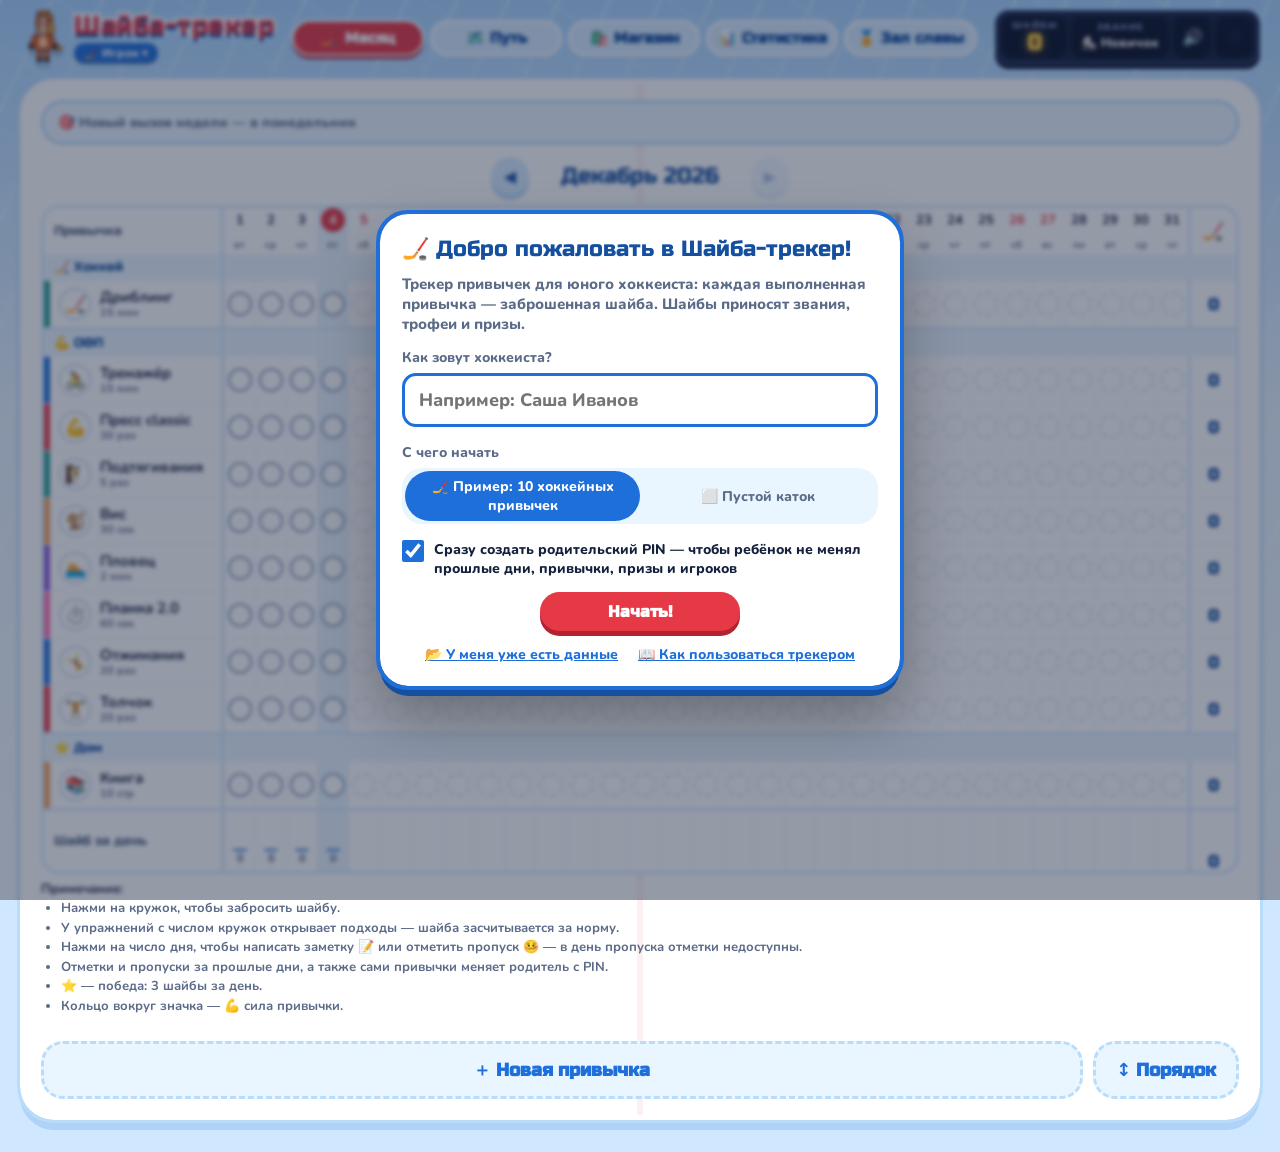
<file: index.html>
<!doctype html>
<html lang="ru">
<head>
  <meta charset="utf-8">
  <meta name="viewport" content="width=device-width, initial-scale=1">
  <title>Шайба-трекер</title>
  <!-- Приложение на главном экране: описание, иконки, цвет полосы состояния -->
  <link rel="manifest" href="manifest.webmanifest?v=15">
  <link rel="icon" type="image/png" href="icons/icon-192.png">
  <link rel="apple-touch-icon" href="icons/apple-touch-icon.png">
  <meta name="theme-color" content="#a9d6ff">
  <meta name="apple-mobile-web-app-title" content="Шайба">
  <meta name="apple-mobile-web-app-capable" content="yes">
  <link rel="preconnect" href="https://fonts.googleapis.com">
  <link rel="preconnect" href="https://fonts.gstatic.com" crossorigin>
  <link href="https://fonts.googleapis.com/css2?family=Nunito:wght@600;800;900&family=Russo+One&display=swap" rel="stylesheet">
  <link rel="stylesheet" href="css/base.css?v=15">
  <link rel="stylesheet" href="css/tabs.css?v=15">
  <link rel="stylesheet" href="css/screens.css?v=15">
</head>
<body>
  <svg width="0" height="0" style="position:absolute" aria-hidden="true">
    <defs>
      <!-- Шайба: летит в ворота в анимации гола -->
      <symbol id="puck" viewBox="0 0 100 80">
        <ellipse cx="50" cy="56" rx="44" ry="16" fill="#0d0f17"/>
        <rect x="6" y="26" width="88" height="30" fill="#1b1e2b"/>
        <ellipse cx="50" cy="26" rx="44" ry="16" fill="#3a3f55"/>
        <ellipse cx="50" cy="24" rx="34" ry="10" fill="#4a5070"/>
        <ellipse cx="37" cy="40" rx="7" ry="8" fill="#fff"/>
        <ellipse cx="63" cy="40" rx="7" ry="8" fill="#fff"/>
        <circle cx="39" cy="42" r="3.6" fill="#111"/>
        <circle cx="65" cy="42" r="3.6" fill="#111"/>
        <path d="M42 50 Q50 56 58 50" stroke="#fff" stroke-width="3" fill="none" stroke-linecap="round"/>
        <ellipse cx="27" cy="49" rx="4" ry="2.4" fill="#ff7b9c" opacity=".8"/>
        <ellipse cx="73" cy="49" rx="4" ry="2.4" fill="#ff7b9c" opacity=".8"/>
      </symbol>
      <!-- Конь-огонь: рисунок заполняет app.js (экипировка меняется) -->
      <symbol id="horse" viewBox="0 0 200 240"></symbol>
      <symbol id="net" viewBox="0 0 200 130">
        <defs>
          <pattern id="mesh" width="12" height="12" patternUnits="userSpaceOnUse" patternTransform="rotate(45)">
            <path d="M0 0H12M0 0V12" stroke="#c9d6e6" stroke-width="2"/>
          </pattern>
        </defs>
        <path d="M20 125 L30 30 Q100 0 170 30 L180 125 Z" fill="#fff"/>
        <path d="M20 125 L30 30 Q100 0 170 30 L180 125 Z" fill="url(#mesh)"/>
        <path d="M14 126 L14 22 Q100 -6 186 22 L186 126" fill="none" stroke="#e63946" stroke-width="10" stroke-linecap="round" stroke-linejoin="round"/>
        <rect x="0" y="122" width="200" height="8" rx="4" fill="#e63946"/>
      </symbol>
    </defs>
  </svg>

  <div class="app">
    <header class="top">
      <div class="brand">
        <svg class="mascot bob" viewBox="0 0 200 240" aria-hidden="true"><use href="#horse"/></svg>
        <div>
          <h1>Шайба-трекер</h1>
          <button type="button" id="teamName" class="team" aria-haspopup="dialog" title="Сменить игрока"></button>
        </div>
      </div>
      <div class="scoreboard" aria-label="Табло">
        <div class="sb-cell">
          <span class="sb-label">Шайбы</span>
          <span id="sbGoals" class="sb-num">0</span>
        </div>
        <div class="sb-cell">
          <span class="sb-label">Звание</span>
          <span id="sbLevel" class="sb-level"></span>
        </div>
        <button id="syncBtn" class="sb-sound sb-sync" aria-label="Синхронизация" hidden></button>
        <button id="soundBtn" class="sb-sound" aria-label="Звук"></button>
        <button id="settingsBtn" class="sb-sound sb-gear" aria-label="Настройки" title="Настройки">⚙️<i id="gearDot" class="gear-dot" hidden></i></button>
      </div>
    </header>

    <nav class="tabs" role="tablist">
      <button class="tab-btn active" data-tab="today" role="tab">🏒 Месяц</button>
      <button class="tab-btn" data-tab="path" role="tab">🗺️ Путь</button>
      <button class="tab-btn" data-tab="locker" role="tab">🛍️ Магазин</button>
      <button class="tab-btn" data-tab="stats" role="tab">📊 Статистика</button>
      <button class="tab-btn" data-tab="fame" role="tab">🏅 Зал славы</button>
    </nav>

    <div id="parentBar" class="parent-bar" role="status" hidden></div>

    <main class="rink">
      <section id="tab-today" class="tab active"></section>
      <section id="tab-path" class="tab"></section>
      <section id="tab-locker" class="tab"></section>
      <section id="tab-stats" class="tab"></section>
      <section id="tab-fame" class="tab"></section>
    <section id="tab-settings" class="tab" aria-label="Настройки">
      <h2 class="set-title">⚙️ Настройки</h2>
      <p class="set-help"><a href="help.html" target="_blank" rel="noopener">📖 Инструкция для родителей</a></p>
      <div id="pinBar" class="pin-bar" hidden></div>
      <div class="set-grid">
        <div class="set-col">
          <section class="sbox set-block">
            <h3 class="sbox-title">👦 Игрок</h3>
            <label class="field"><span>Имя и фамилия (видно в шапке)</span>
              <input id="pName" maxlength="30" autocomplete="off" placeholder="Например: Иван Иванов"></label>
            <div class="pl-fields">
              <label class="field"><span>Команда</span>
                <input data-pl="club" maxlength="60" autocomplete="off" placeholder="Например: Армия СКА 17"></label>
              <label class="field"><span>Игровой номер</span>
                <input data-pl="number" type="number" inputmode="numeric" min="1" max="99"></label>
              <label class="field pl-wide"><span>Ссылка на страницу игрока на fhspb.ru</span>
                <input data-pl="link" type="url" inputmode="url" autocomplete="off" placeholder="https://www.fhspb.ru/Player?…PlayerID=…"></label>
            </div>
            <p id="plLink" class="pl-link"></p>
            <div class="field"><span>Цвет игрока (плашка с именем)</span><div id="pColor" class="pick"></div></div>
            <button type="button" id="profDelete" class="btn btn-ghost danger" hidden>🗑️ Удалить этого игрока</button>
          </section>
          <section class="sbox set-block">
            <h3 class="sbox-title">👕 Свитер Коня-огня</h3>
            <div class="jersey-fields">
              <label class="field"><span>Имя на свитере</span>
                <input id="jName" maxlength="10" autocomplete="off" placeholder="ИГРОК"></label>
              <label class="field"><span>Номер</span>
                <input id="jNum" type="number" inputmode="numeric" min="1" max="99" placeholder="17"></label>
            </div>
            <p class="muted set-note">Номер виден на груди свитера, имя — на табличке в Магазине.</p>
          </section>
          <section class="sbox set-block">
            <h3 class="sbox-title">📲 Приложение</h3>
            <p id="apState" class="muted set-note"></p>
            <div id="apActions" class="bk-actions" hidden>
              <button type="button" id="apInstall" class="btn btn-blue">📲 Установить на главный экран</button>
            </div>
            <div class="note"><b>Примечание:</b><ul>
              <li>Приложение открывается с иконкой шайбы, без адресной строки, и работает без интернета. Синхронизация догонит, когда появится сеть.</li>
              <li>Обновления приходят сами: новая версия скачивается в фоне и появляется при следующем открытии.</li>
              <li>На iPhone и iPad у приложения на экране «Домой» свои данные, отдельно от Safari. Перенеси их файлом копии или подключи синхронизацию.</li>
            </ul></div>
          </section>
        </div>
        <div class="set-col">
          <section class="sbox set-block">
            <h3 class="sbox-title">☁️ Синхронизация</h3>
            <p id="syState" class="sy-state"></p>
            <div id="syForm">
              <label class="field"><span>Приватный репозиторий GitHub (владелец/имя)</span>
                <input id="syRepo" autocomplete="off" autocapitalize="off" spellcheck="false" placeholder="Например: ivanov/shaiba_data"></label>
              <label class="field"><span>Токен доступа к этому репозиторию</span>
                <input id="syToken" type="password" autocomplete="off" placeholder="github_pat_…"></label>
              <button type="button" id="syConnect" class="btn btn-blue">☁️ Подключить</button>
            </div>
            <div id="syActions" class="bk-actions">
              <button type="button" id="syNow" class="btn btn-blue">🔄 Синхронизировать</button>
              <button type="button" id="syOff" class="btn btn-ghost danger">Отключить</button>
            </div>
            <div id="syConfirm" class="bk-confirm" hidden>
              <p><b>В облаке уже есть другие данные.</b> Что сделать?</p>
              <table class="bk-cmp">
                <thead><tr><th></th><th>Это устройство</th><th>В облаке</th></tr></thead>
                <tbody id="syCmp"></tbody>
              </table>
              <div class="sy-choice">
                <button type="button" data-sy="cloud" class="btn btn-blue">⬇️ Взять из облака</button>
                <button type="button" data-sy="merge" class="btn btn-ghost">🔀 Объединить</button>
                <button type="button" data-sy="local" class="btn btn-ghost danger">⬆️ Заменить облако данными устройства</button>
                <button type="button" id="syCancel" class="btn btn-ghost">Отмена</button>
              </div>
              <div class="note"><b>Примечание:</b><ul>
                <li>«Взять из облака» — данные этого устройства заменятся данными из облака.</li>
                <li>«Объединить» — сложатся обе стороны; игроки, заведённые отдельно на разных устройствах, станут разными игроками.</li>
                <li>«Заменить облако» — прежняя версия останется в истории репозитория.</li>
              </ul></div>
            </div>
            <p id="syMsg" class="bk-msg" role="status"></p>
            <div class="note"><b>Примечание:</b><ul>
              <li>Данные семьи хранятся в приватном репозитории GitHub, на каждом устройстве один раз вводится токен.</li>
              <li>Звук и выбранный игрок у каждого устройства свои.</li>
              <li>Как создать репозиторий и токен — в README, раздел «Синхронизация».</li>
            </ul></div>
          </section>
          <section class="sbox set-block">
            <h3 class="sbox-title">💾 Резервная копия</h3>
            <div class="note"><b>Примечание:</b><ul>
              <li>Без синхронизации все шайбы, рекорды, экипировка и призы хранятся только в этом браузере.</li>
              <li>Скачай копию в файл и храни её в надёжном месте.</li>
              <li>Если данные пропадут или нужно перенести их на другое устройство — восстанови из файла.</li>
            </ul></div>
            <p id="bkStatus" class="bk-status"></p>
            <div class="bk-actions">
              <button type="button" id="bkSave" class="btn btn-blue">⬇️ Скачать копию</button>
              <label id="bkRestore" class="btn btn-ghost bk-file">⬆️ Восстановить из файла
                <input id="bkFile" type="file" accept=".json,application/json" hidden></label>
            </div>
            <div id="bkConfirm" class="bk-confirm" hidden>
              <p><b>Заменить всё на данные из файла?</b> Текущие отметки на этом устройстве пропадут.</p>
              <table class="bk-cmp">
                <thead><tr><th></th><th>Сейчас</th><th>В файле</th></tr></thead>
                <tbody id="bkCmp"></tbody>
              </table>
              <div class="dlg-actions">
                <button type="button" id="bkNo" class="btn btn-ghost">Отмена</button>
                <span class="spacer"></span>
                <button type="button" id="bkYes" class="btn btn-red">Заменить</button>
              </div>
            </div>
            <p id="bkMsg" class="bk-msg" role="status"></p>
          </section>
          <section class="sbox set-block">
            <h3 class="sbox-title">🔐 Родительский PIN</h3>
            <p id="pinState" class="muted set-note"></p>
            <div id="pinActions" class="bk-actions"></div>
          </section>
        </div>
      </div>
    </section>
    </main>
  </div>

  <dialog id="habitDialog">
    <form id="habitForm" method="dialog">
      <button type="button" class="dlg-x" data-close aria-label="Закрыть окно" title="Закрыть">✕</button>
      <h2 id="dlgTitle">Новая привычка</h2>
      <label class="field">
        <span>Что будем делать?</span>
        <input id="hName" maxlength="40" required placeholder="Например: почистить зубы" autocomplete="off">
      </label>
      <div class="field" id="hGroupField">
        <span>Группа</span>
        <div id="hGroup" class="seg seg-wrap" role="group" aria-label="Группа"></div>
        <div id="hGroupNew" class="grp-new" hidden>
          <input id="hGroupEmoji" maxlength="8" value="📁" aria-label="Значок группы" autocomplete="off">
          <input id="hGroupName" maxlength="20" placeholder="Название группы" aria-label="Название группы" autocomplete="off">
          <button type="button" class="btn btn-blue" id="hGroupAdd">Добавить</button>
        </div>
      </div>
      <div class="field">
        <span>Значок</span>
        <div id="emojiPick" class="pick"></div>
      </div>
      <div class="field">
        <span>Цвет формы</span>
        <div id="colorPick" class="pick"></div>
      </div>
      <div class="field">
        <span>Как отмечать</span>
        <div id="hMode" class="seg" role="group" aria-label="Как отмечать">
          <button type="button" data-mode="check">✓ Галочка</button>
          <button type="button" data-mode="count">🔢 Количество</button>
        </div>
      </div>
      <div id="hCountFields" class="count-fields" hidden>
        <label class="field">
          <span>Единица</span>
          <select id="hUnit"></select>
        </label>
        <label class="field">
          <span>Норма в день</span>
          <input id="hGoal" type="number" inputmode="numeric" min="1" max="9999" placeholder="20">
        </label>
        <label class="field">
          <span>На сколько подходов делить</span>
          <input id="hParts" type="number" inputmode="numeric" min="1" max="20" placeholder="Как получится">
        </label>
        <p class="muted hint">Шайба засчитывается, когда за день набрана норма. Подходы складываются. Если указать число подходов, трекер подскажет размер каждого.</p>
      </div>
      <div class="dlg-actions">
        <button type="button" id="hDelete" class="btn btn-ghost danger">Удалить</button>
        <span class="spacer"></span>
        <button type="button" id="hCancel" class="btn btn-ghost">Отмена</button>
        <button type="submit" class="btn btn-blue">Сохранить</button>
      </div>
    </form>
  </dialog>

  <dialog id="setsDialog">
    <form id="setsForm">
      <button type="button" class="dlg-x" data-close aria-label="Закрыть окно" title="Закрыть">✕</button>
      <h2 id="sTitle"></h2>
      <p id="sDate" class="muted s-date"></p>
      <div id="sProgress" class="s-progress"></div>
      <div class="field">
        <span>Подходы</span>
        <div id="sList" class="s-list"></div>
      </div>
      <div class="field">
        <span>Добавить подход</span>
        <div id="sQuick" class="s-quick"></div>
        <div class="s-add">
          <input id="sInput" type="number" inputmode="numeric" min="1" max="9999" placeholder="Своё число" aria-label="Результат подхода">
          <span id="sUnit" class="s-unit"></span>
          <button type="submit" class="btn btn-red">＋ Подход</button>
        </div>
      </div>
      <p id="sRecord" class="s-record"></p>
      <div class="dlg-actions">
        <span class="spacer"></span>
        <button type="button" id="sDone" class="btn btn-blue">Готово</button>
      </div>
    </form>
  </dialog>

  <dialog id="dayDialog">
    <button type="button" class="dlg-x" data-close aria-label="Закрыть окно" title="Закрыть">✕</button>
    <h2 id="dTitle"></h2>
    <div class="set-block">
      <h3 class="set-h">🤒 Скамейка запасных</h3>
      <div class="note"><b>Примечание:</b><ul>
        <li>Отметь пропуск по уважительной причине.</li>
        <li>Серии не сгорят, а процент не испортится.</li>
        <li>В этот день привычки отмечать нельзя.</li>
      </ul></div>
      <div id="dLock" class="pin-bar" hidden><span>🔒 Пропуски за прошлые дни ставит родитель.</span><button type="button" class="btn btn-blue" id="dUnlock">🔓 Ввести PIN</button></div>
      <div id="dReasons" class="reasons"></div>
    </div>
    <section id="dNoteSec" class="set-block" hidden>
      <h3 class="set-h">📝 Заметка об игре</h3>
      <div id="dQuick" class="note-quick" role="group" aria-label="Быстрые заметки"></div>
      <div id="dCount" class="micro count" hidden>
        <span id="dCountLbl" class="count-lbl"></span>
        <div class="count-row">
          <button type="button" class="btn btn-ghost" data-step="-1" aria-label="Меньше">−</button>
          <input id="dCountIn" type="number" inputmode="numeric" min="0" max="20" value="0">
          <button type="button" class="btn btn-ghost" data-step="1" aria-label="Больше">+</button>
        </div>
        <button type="button" id="dCountAdd" class="btn btn-blue">Записать</button>
        <p id="dCountMsg" class="micro-msg" role="alert"></p>
      </div>
      <div id="dMicro" class="micro" hidden>
        <label>🥅 Забили <input id="dFor" type="number" inputmode="numeric" min="0" max="99" placeholder="0"></label>
        <b>:</b>
        <label>🧤 Пропустили <input id="dAgainst" type="number" inputmode="numeric" min="0" max="99" placeholder="0"></label>
        <button type="button" id="dMicroAdd" class="btn btn-blue">Записать</button>
        <p id="dMicroMsg" class="micro-msg" role="alert"></p>
      </div>
      <textarea id="dNote" class="day-note" maxlength="200" rows="3" placeholder="Например: турнир, забил 2 гола"></textarea>
      <p id="dNoteCount" class="note-count"></p>
    </section>
    <div class="dlg-actions">
      <button type="button" id="dClear" class="btn btn-ghost danger">Убрать пропуск</button>
      <span class="spacer"></span>
      <button type="button" id="dCancel" class="btn btn-blue">Готово</button>
    </div>
  </dialog>

  <dialog id="welcomeDialog" class="welcome">
    <form id="welcomeForm">
      <h2>🏒 Добро пожаловать в Шайба-трекер!</h2>
      <p class="w-lead">Трекер привычек для юного хоккеиста: каждая выполненная привычка — заброшенная шайба. Шайбы приносят звания, трофеи и призы.</p>
      <label class="field"><span>Как зовут хоккеиста?</span>
        <input id="wName" maxlength="30" autocomplete="off" placeholder="Например: Саша Иванов"></label>
      <div class="field"><span>С чего начать</span>
        <div id="wStart" class="seg w-seg" role="group" aria-label="С чего начать">
          <button type="button" data-start="sample" class="on">🏒 Пример: 10 хоккейных привычек</button>
          <button type="button" data-start="empty">⬜ Пустой каток</button>
        </div>
      </div>
      <label class="w-check"><input id="wPin" type="checkbox" checked>
        <span>Сразу создать родительский PIN — чтобы ребёнок не менял прошлые дни, привычки, призы и игроков</span></label>
      <div class="dlg-actions w-go">
        <button type="submit" class="btn btn-red">Начать!</button>
      </div>
      <p class="w-help">
        <a href="#" id="wHave">📂 У меня уже есть данные</a>
        <a href="help.html" target="_blank" rel="noopener">📖 Как пользоваться трекером</a>
      </p>
    </form>
  </dialog>

  <dialog id="profDialog">
    <button type="button" class="dlg-x" data-close aria-label="Закрыть окно" title="Закрыть">✕</button>
    <h2>👥 Кто играет?</h2>
    <div id="profList" class="prof-list"></div>
    <form id="profForm" class="prof-form" hidden>
      <h3 class="set-h">＋ Новый игрок</h3>
      <label class="field"><span>Имя ребёнка</span>
        <input id="profName" maxlength="30" autocomplete="off" placeholder="Например: Саша"></label>
      <label class="field"><span>С чего начать</span>
        <select id="profFrom"></select></label>
      <div class="dlg-actions">
        <button type="button" id="profCancel" class="btn btn-ghost">Отмена</button>
        <span class="spacer"></span>
        <button type="submit" class="btn btn-blue">Добавить</button>
      </div>
    </form>
    <div id="profFoot" class="dlg-actions">
      <button type="button" id="profAdd" class="btn btn-ghost">＋ Добавить игрока</button>
      <span class="spacer"></span>
      <button type="button" class="btn btn-blue" data-close>Готово</button>
    </div>
    <div class="note"><b>Примечание:</b><ul>
      <li>Нажми на карточку, чтобы сменить игрока.</li>
      <li>У каждого свои привычки, шайбы, Конь-огонь, призы и заметки.</li>
      <li>Общие только PIN и звук.</li>
      <li>Игрока добавляет и удаляет только родитель с PIN (удаление — в Настройках).</li>
    </ul></div>
  </dialog>

  <dialog id="reportDialog">
    <button type="button" class="dlg-x" data-close aria-label="Закрыть окно" title="Закрыть">✕</button>
    <h2 id="rTitle"></h2>
    <p class="muted">Месяц позади — вот как сыграла команда:</p>
    <div id="rBody" class="report"></div>
    <div class="dlg-actions">
      <button type="button" id="rStats" class="btn btn-ghost">📊 В статистику</button>
      <span class="spacer"></span>
      <button type="button" id="rOk" class="btn btn-blue">Вперёд! 🏒</button>
    </div>
  </dialog>


  <dialog id="pinDialog" class="pin-dlg">
    <form id="pinForm" novalidate>
      <button type="button" class="dlg-x" data-close aria-label="Закрыть окно" title="Закрыть">✕</button>
      <h2 id="pinTitle"></h2>
      <p id="pinText" class="muted"></p>
      <div class="pin-box" data-pinmode="enter">
        <input id="pinIn" type="password" inputmode="numeric" maxlength="4" autocomplete="off" aria-label="PIN из 4 цифр" placeholder="• • • •">
      </div>
      <div data-pinmode="set">
        <label class="field"><span>Новый PIN (4 цифры)</span>
          <input id="pinNew" type="password" inputmode="numeric" maxlength="4" autocomplete="off"></label>
        <label class="field"><span>Повтори PIN</span>
          <input id="pinNew2" type="password" inputmode="numeric" maxlength="4" autocomplete="off"></label>
        <label class="field"><span>Кодовое слово (если забудешь PIN)</span>
          <input id="pinWord" maxlength="30" autocomplete="off" placeholder="Например: девичья фамилия бабушки"></label>
      </div>
      <div data-pinmode="forgot">
        <label class="field"><span>Кодовое слово</span>
          <input id="pinWord2" maxlength="30" autocomplete="off"></label>
      </div>
      <p id="pinMsg" class="pin-msg" role="alert"></p>
      <div class="dlg-actions">
        <button type="button" id="pinForgot" class="btn btn-ghost">Забыли PIN?</button>
        <span class="spacer"></span>
        <button type="submit" class="btn btn-blue">OK</button>
      </div>
    </form>
  </dialog>

  <dialog id="prizeDialog">
    <form id="prizeForm">
      <button type="button" class="dlg-x" data-close aria-label="Закрыть окно" title="Закрыть">✕</button>
      <h2 id="prTitle">Новый приз</h2>
      <label class="field"><span>Какой приз?</span>
        <input id="prName" maxlength="40" required autocomplete="off" placeholder="Например: поход в аквапарк"></label>
      <div class="field"><span>Значок</span><div id="prEmoji" class="pick"></div></div>
      <label class="field"><span>Цена в шайбах</span>
        <input id="prPrice" type="number" inputmode="numeric" min="1" max="9999" required placeholder="30"></label>
      <div class="dlg-actions">
        <button type="button" id="prDelete" class="btn btn-ghost danger">Удалить</button>
        <span class="spacer"></span>
        <button type="button" id="prCancel" class="btn btn-ghost">Отмена</button>
        <button type="submit" class="btn btn-blue">Сохранить</button>
      </div>
    </form>
  </dialog>

  <div id="goalOverlay" class="goal-overlay" popover="manual" aria-hidden="true">
    <div class="goal-stage">
      <svg class="goal-net"><use href="#net"/></svg>
      <svg class="goal-horse" viewBox="0 0 200 240"><use href="#horse"/></svg>
      <svg class="goal-puck"><use href="#puck"/></svg>
      <div id="goalText" class="goal-text">ГОЛ!</div>
    </div>
    <div id="confetti" class="confetti"></div>
  </div>

  <div id="tooltip" class="tooltip" role="tooltip"></div>

  <script>
    // Если скрипт упадёт на каком-то устройстве (например, на ТВ) — показываем ошибку на экране
    (function () {
      window.onerror = function (msg, src, line, col) {
        var text = msg + ' @' + String(src || '').split('/').pop() + ':' + line + ':' + col;
        var bar = document.getElementById('jsErr');
        if (!bar) { bar = document.createElement('div'); bar.id = 'jsErr'; bar.className = 'js-err'; document.body.appendChild(bar); }
        bar.textContent = '⚠️ Ошибка: ' + text;
      };
    })();
  </script>
  <script src="js/data.js?v=15"></script>
  <script src="js/logic.js?v=15"></script>
  <script src="js/ui.js?v=15"></script>
  <script src="js/month.js?v=15"></script>
  <script src="js/tabs.js?v=15"></script>
  <script src="js/sync.js?v=15"></script>
  <script src="js/app.js?v=15"></script>
</body>
</html>
</file>
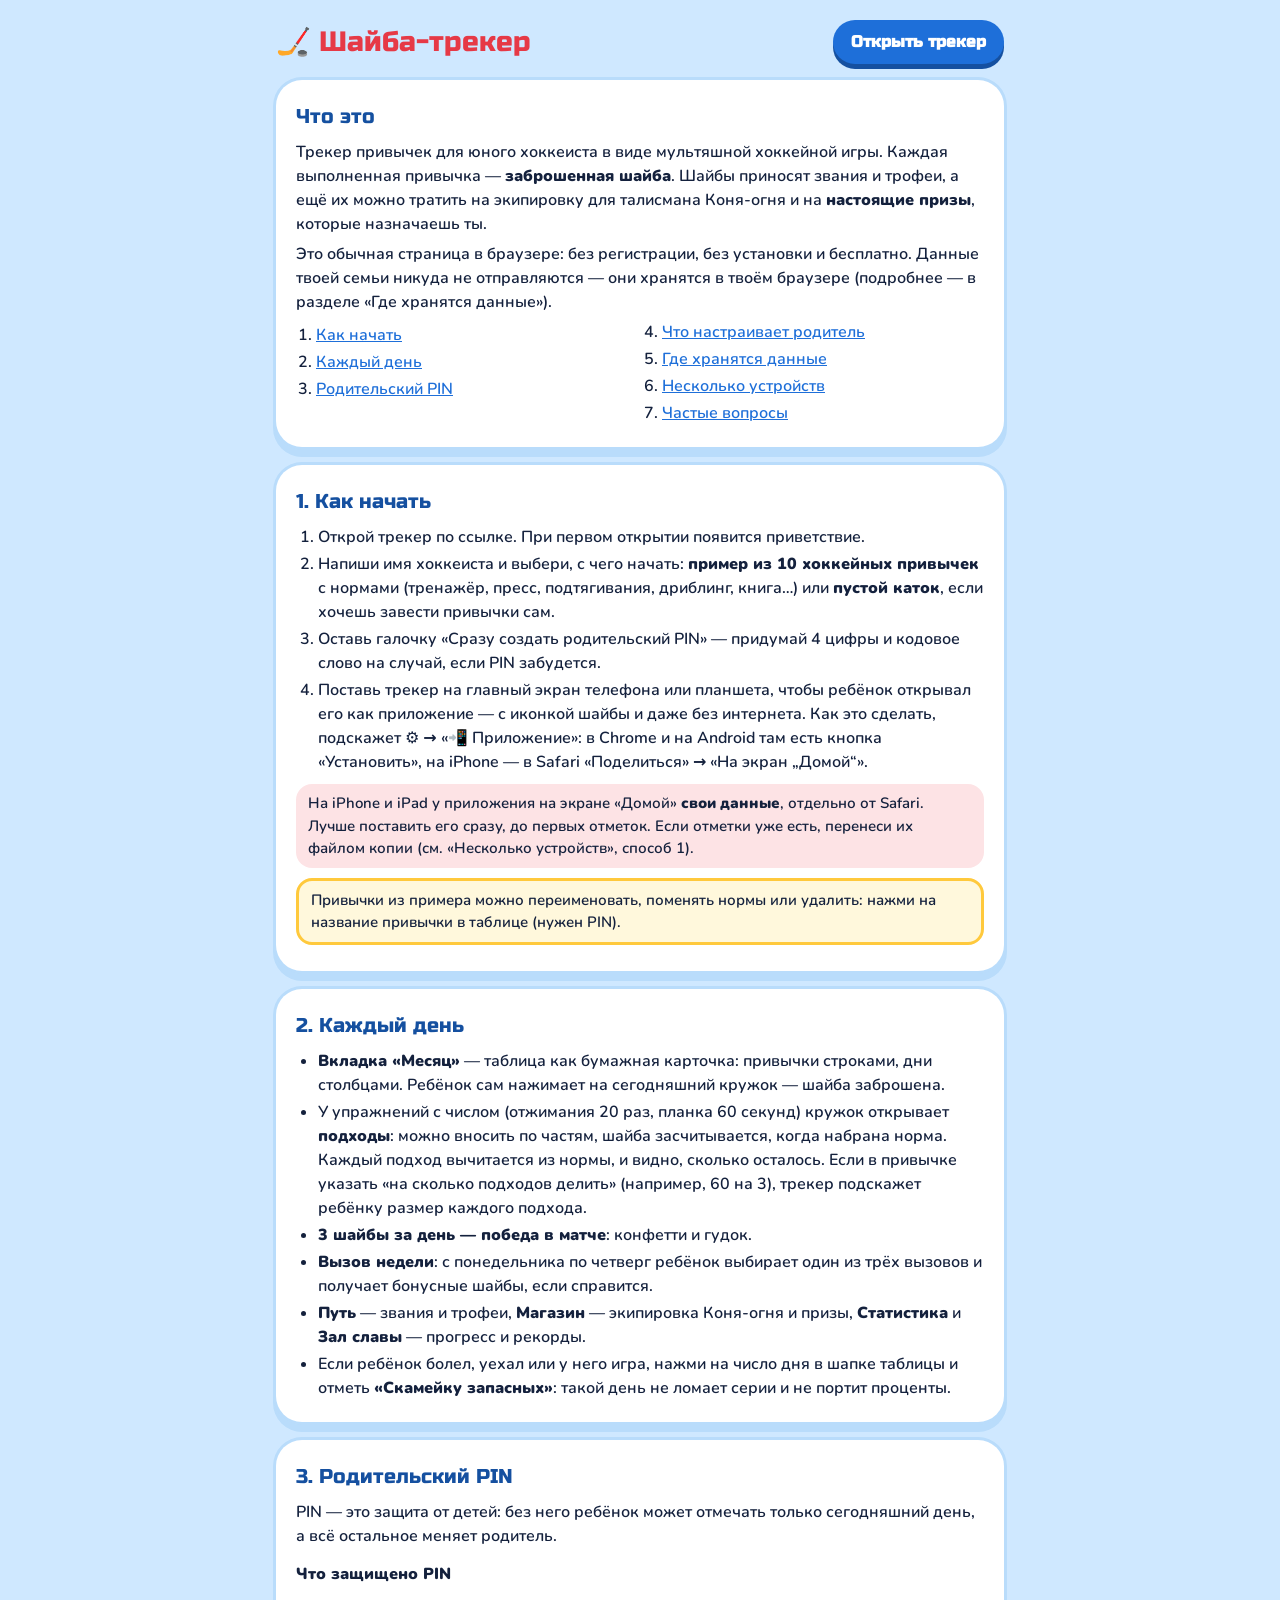
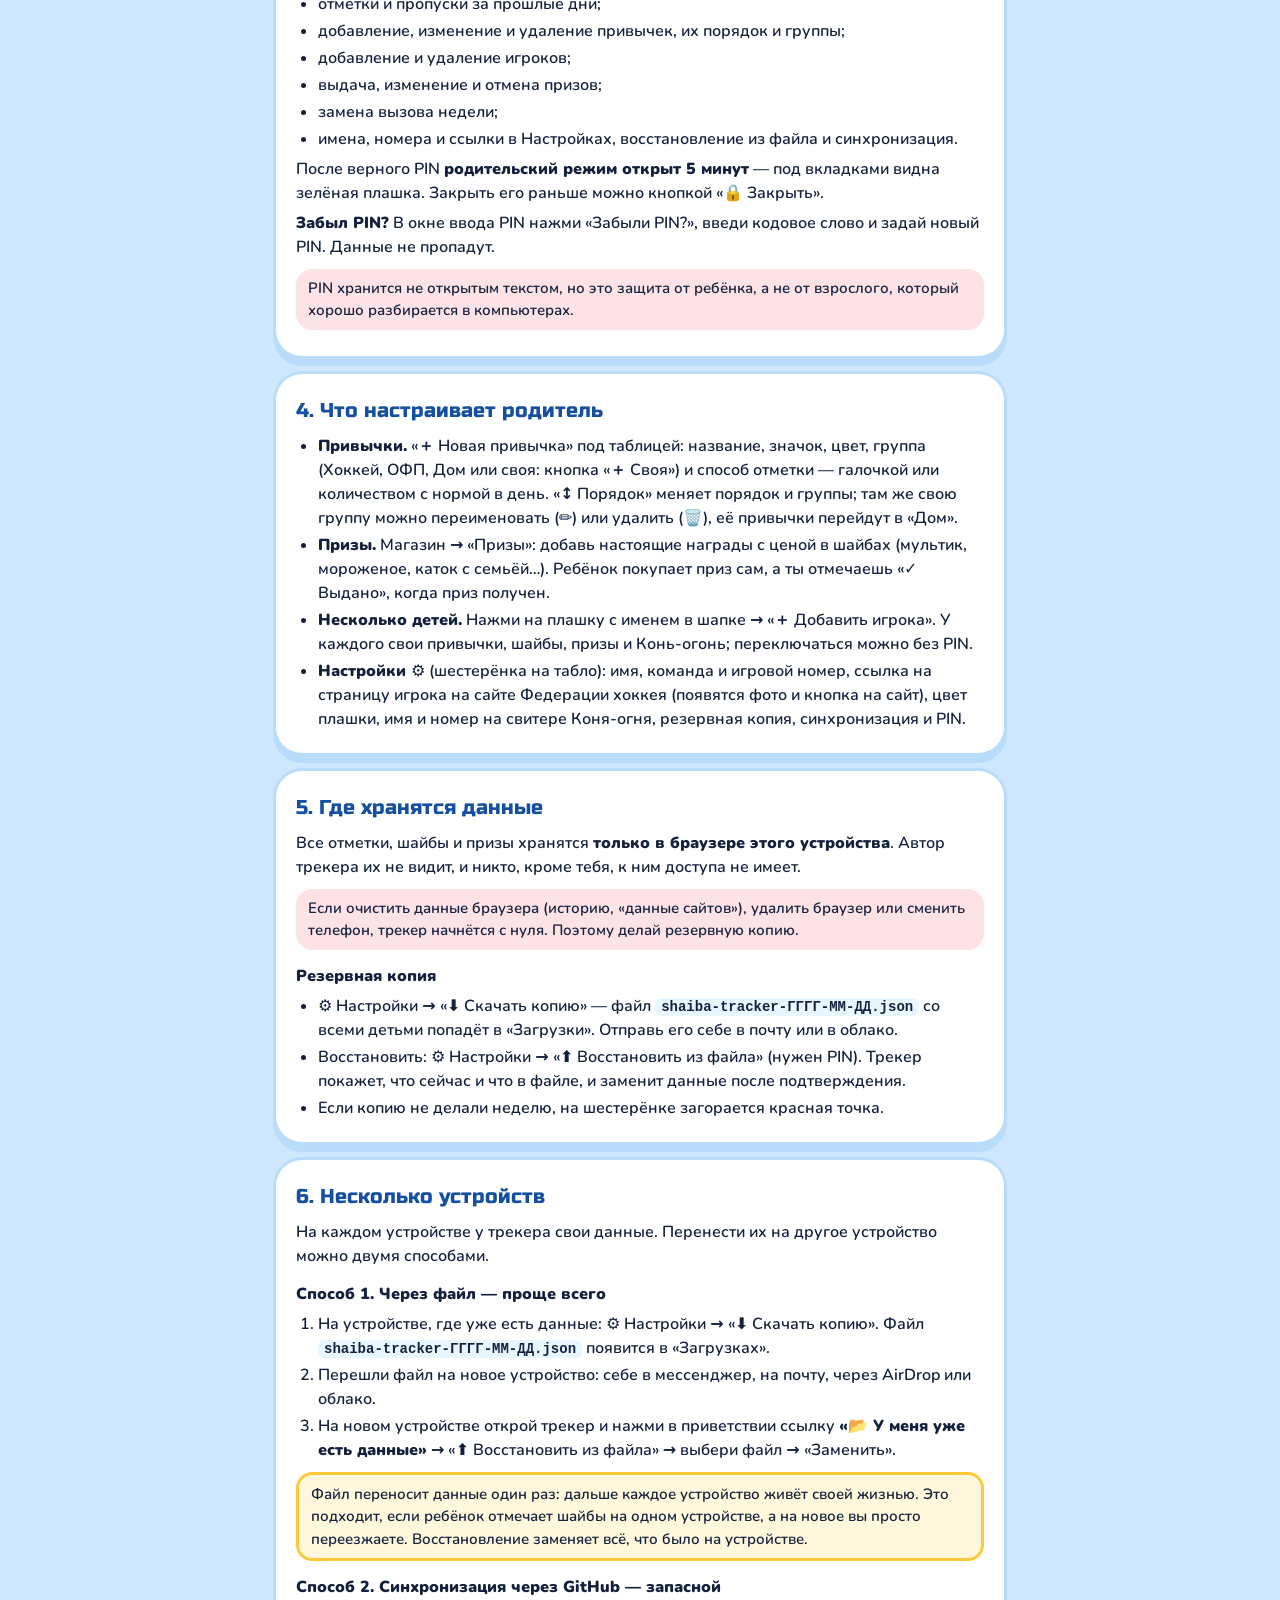
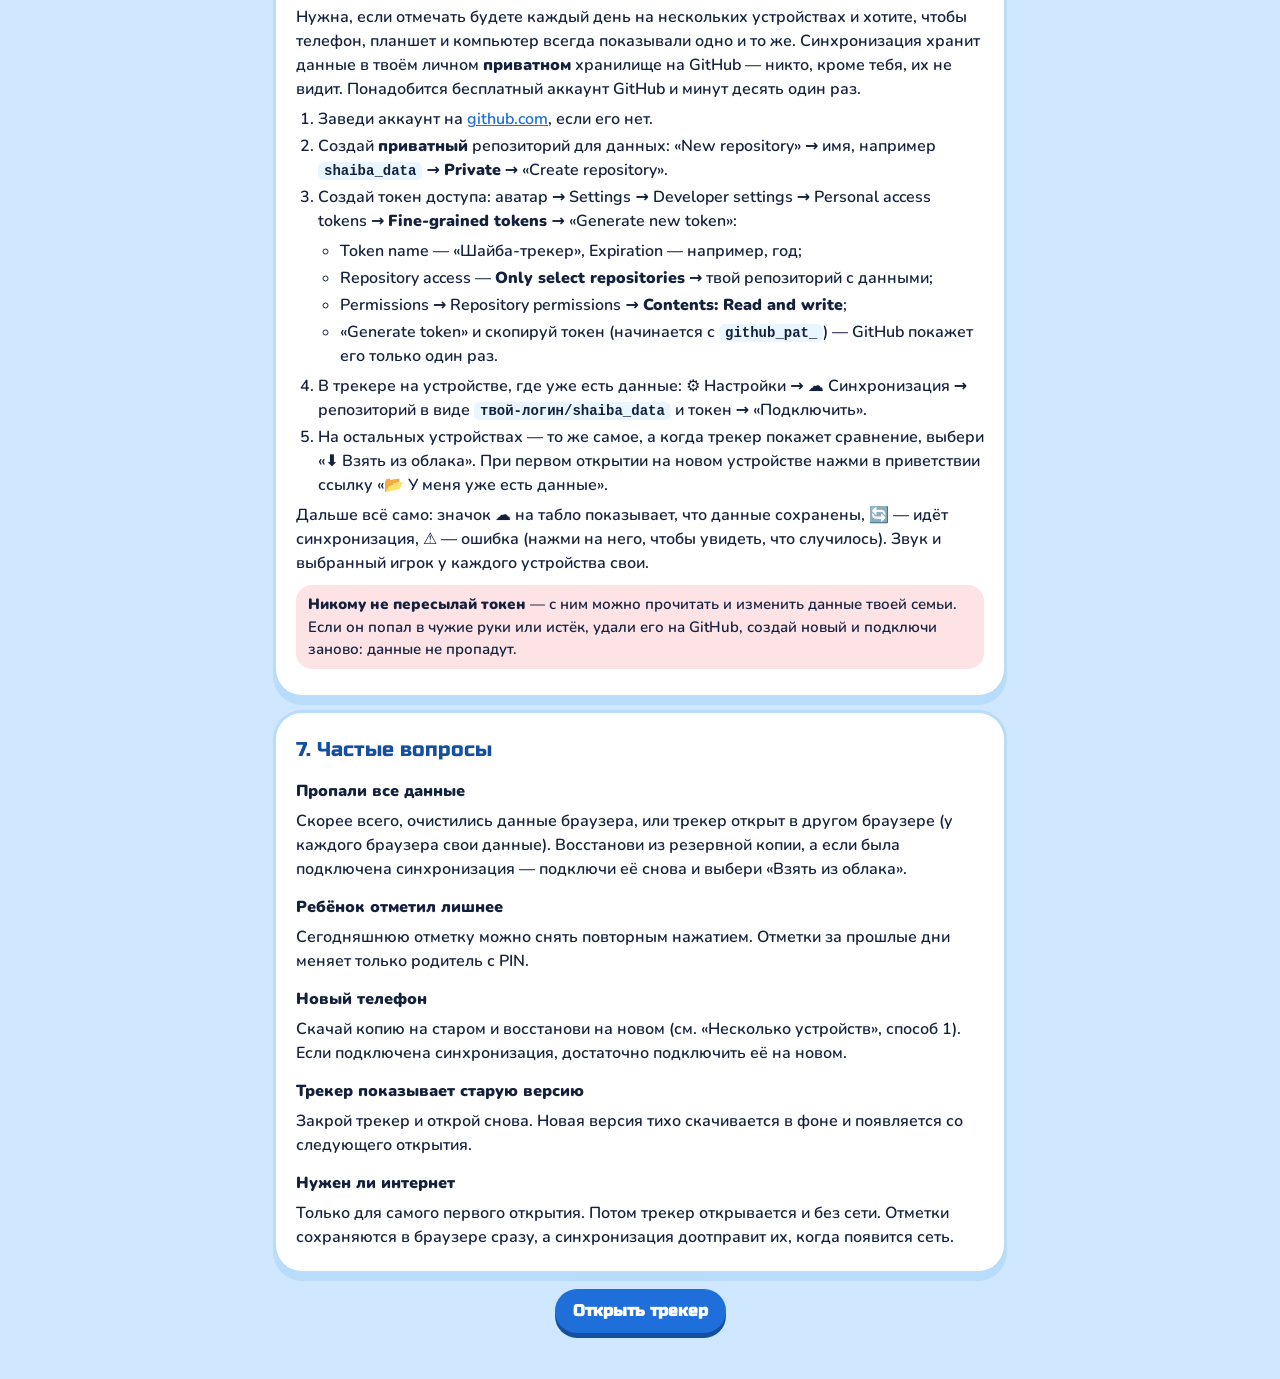
<file: help.html>
<!DOCTYPE html>
<html lang="ru">
<head>
  <meta charset="UTF-8">
  <meta name="viewport" content="width=device-width, initial-scale=1">
  <title>Шайба-трекер — как пользоваться</title>
  <link rel="icon" type="image/png" href="icons/icon-192.png">
  <link rel="preconnect" href="https://fonts.googleapis.com">
  <link rel="preconnect" href="https://fonts.gstatic.com" crossorigin>
  <link href="https://fonts.googleapis.com/css2?family=Nunito:wght@600;800;900&family=Russo+One&display=swap" rel="stylesheet">
  <style>
    /* Инструкция для родителей: те же цвета и шрифты, что в трекере */
    :root {
      --ice: #eaf6ff; --ice-2: #d6ecff; --ice-3: #b9dcfb;
      --blue: #1e6fd9; --blue-d: #1550a0; --red: #e63946; --red-d: #b3222f;
      --gold: #ffc93c; --ink: #14213d; --muted: #5b6b88;
      --display: "Russo One", "Nunito", system-ui, sans-serif;
    }
    * { box-sizing: border-box; }
    body {
      margin: 0;
      font-family: "Nunito", system-ui, -apple-system, sans-serif;
      font-weight: 600;
      line-height: 1.5;
      color: var(--ink);
      background: #cfe8ff;
    }
    .page { max-width: 760px; margin: 0 auto; padding: 20px 16px 40px; }
    .top { display: flex; align-items: center; justify-content: space-between; gap: 12px; flex-wrap: wrap; margin-bottom: 16px; }
    h1 { font-family: var(--display); font-weight: 400; color: var(--red); font-size: 28px; margin: 0; }
    .open {
      display: inline-block; font-family: var(--display); font-size: 16px; color: #fff; text-decoration: none;
      background: var(--blue); padding: 10px 18px; border-radius: 999px; box-shadow: 0 5px 0 var(--blue-d);
    }
    .card { background: #fff; border-radius: 26px; padding: 4px 20px 16px; margin-bottom: 18px; box-shadow: 0 0 0 3px var(--ice-3), 0 7px 0 3px var(--ice-3); }
    h2 { font-family: var(--display); font-weight: 400; color: var(--blue-d); font-size: 20px; margin: 18px 0 8px; }
    h3 { font-size: 16px; font-weight: 900; margin: 14px 0 4px; }
    p { margin: 6px 0; }
    ul, ol { margin: 6px 0; padding-left: 22px; }
    li { margin: 3px 0; }
    b { font-weight: 900; }
    .tip { background: #fff8dc; border: 3px solid var(--gold); border-radius: 16px; padding: 8px 12px; margin: 10px 0; font-size: 15px; }
    .warn { background: #fde3e5; border-radius: 16px; padding: 8px 12px; margin: 10px 0; font-size: 15px; }
    .toc { columns: 2; column-gap: 24px; padding-left: 20px; }
    .toc a, .card a { color: var(--blue); }
    .bottom { text-align: center; }
    code { background: var(--ice); padding: 1px 6px; border-radius: 6px; font-size: 14px; }
    @media (max-width: 560px) {
      h1 { font-size: 23px; }
      .card { padding: 2px 14px 12px; border-radius: 22px; }
      .toc { columns: 1; }
    }
  </style>
</head>
<body>
  <main class="page">
    <div class="top">
      <h1>🏒 Шайба-трекер</h1>
      <a class="open" href="./">Открыть трекер</a>
    </div>

    <section class="card">
      <h2>Что это</h2>
      <p>Трекер привычек для юного хоккеиста в виде мультяшной хоккейной игры. Каждая выполненная привычка — <b>заброшенная шайба</b>. Шайбы приносят звания и трофеи, а ещё их можно тратить на экипировку для талисмана Коня-огня и на <b>настоящие призы</b>, которые назначаешь ты.</p>
      <p>Это обычная страница в браузере: без регистрации, без установки и бесплатно. Данные твоей семьи никуда не отправляются — они хранятся в твоём браузере (подробнее — в разделе «Где хранятся данные»).</p>
      <ol class="toc">
        <li><a href="#start">Как начать</a></li>
        <li><a href="#daily">Каждый день</a></li>
        <li><a href="#pin">Родительский PIN</a></li>
        <li><a href="#parent">Что настраивает родитель</a></li>
        <li><a href="#data">Где хранятся данные</a></li>
        <li><a href="#sync">Несколько устройств</a></li>
        <li><a href="#faq">Частые вопросы</a></li>
      </ol>
    </section>

    <section class="card" id="start">
      <h2>1. Как начать</h2>
      <ol>
        <li>Открой трекер по ссылке. При первом открытии появится приветствие.</li>
        <li>Напиши имя хоккеиста и выбери, с чего начать: <b>пример из 10 хоккейных привычек</b> с нормами (тренажёр, пресс, подтягивания, дриблинг, книга…) или <b>пустой каток</b>, если хочешь завести привычки сам.</li>
        <li>Оставь галочку «Сразу создать родительский PIN» — придумай 4 цифры и кодовое слово на случай, если PIN забудется.</li>
        <li>Поставь трекер на главный экран телефона или планшета, чтобы ребёнок открывал его как приложение — с иконкой шайбы и даже без интернета. Как это сделать, подскажет ⚙️ → «📲 Приложение»: в Chrome и на Android там есть кнопка «Установить», на iPhone — в Safari «Поделиться» → «На экран „Домой“».</li>
      </ol>
      <div class="warn">На iPhone и iPad у приложения на экране «Домой» <b>свои данные</b>, отдельно от Safari. Лучше поставить его сразу, до первых отметок. Если отметки уже есть, перенеси их файлом копии (см. «Несколько устройств», способ 1).</div>
      <div class="tip">Привычки из примера можно переименовать, поменять нормы или удалить: нажми на название привычки в таблице (нужен PIN).</div>
    </section>

    <section class="card" id="daily">
      <h2>2. Каждый день</h2>
      <ul>
        <li><b>Вкладка «Месяц»</b> — таблица как бумажная карточка: привычки строками, дни столбцами. Ребёнок сам нажимает на сегодняшний кружок — шайба заброшена.</li>
        <li>У упражнений с числом (отжимания 20 раз, планка 60 секунд) кружок открывает <b>подходы</b>: можно вносить по частям, шайба засчитывается, когда набрана норма. Каждый подход вычитается из нормы, и видно, сколько осталось. Если в привычке указать «на сколько подходов делить» (например, 60 на 3), трекер подскажет ребёнку размер каждого подхода.</li>
        <li><b>3 шайбы за день — победа в матче</b>: конфетти и гудок.</li>
        <li><b>Вызов недели</b>: с понедельника по четверг ребёнок выбирает один из трёх вызовов и получает бонусные шайбы, если справится.</li>
        <li><b>Путь</b> — звания и трофеи, <b>Магазин</b> — экипировка Коня-огня и призы, <b>Статистика</b> и <b>Зал славы</b> — прогресс и рекорды.</li>
        <li>Если ребёнок болел, уехал или у него игра, нажми на число дня в шапке таблицы и отметь <b>«Скамейку запасных»</b>: такой день не ломает серии и не портит проценты.</li>
      </ul>
    </section>

    <section class="card" id="pin">
      <h2>3. Родительский PIN</h2>
      <p>PIN — это защита от детей: без него ребёнок может отмечать только сегодняшний день, а всё остальное меняет родитель.</p>
      <h3>Что защищено PIN</h3>
      <ul>
        <li>отметки и пропуски за прошлые дни;</li>
        <li>добавление, изменение и удаление привычек, их порядок и группы;</li>
        <li>добавление и удаление игроков;</li>
        <li>выдача, изменение и отмена призов;</li>
        <li>замена вызова недели;</li>
        <li>имена, номера и ссылки в Настройках, восстановление из файла и синхронизация.</li>
      </ul>
      <p>После верного PIN <b>родительский режим открыт 5 минут</b> — под вкладками видна зелёная плашка. Закрыть его раньше можно кнопкой «🔒 Закрыть».</p>
      <p><b>Забыл PIN?</b> В окне ввода PIN нажми «Забыли PIN?», введи кодовое слово и задай новый PIN. Данные не пропадут.</p>
      <div class="warn">PIN хранится не открытым текстом, но это защита от ребёнка, а не от взрослого, который хорошо разбирается в компьютерах.</div>
    </section>

    <section class="card" id="parent">
      <h2>4. Что настраивает родитель</h2>
      <ul>
        <li><b>Привычки.</b> «＋ Новая привычка» под таблицей: название, значок, цвет, группа (Хоккей, ОФП, Дом или своя: кнопка «＋ Своя») и способ отметки — галочкой или количеством с нормой в день. «↕️ Порядок» меняет порядок и группы; там же свою группу можно переименовать (✏️) или удалить (🗑️), её привычки перейдут в «Дом».</li>
        <li><b>Призы.</b> Магазин → «Призы»: добавь настоящие награды с ценой в шайбах (мультик, мороженое, каток с семьёй…). Ребёнок покупает приз сам, а ты отмечаешь «✓ Выдано», когда приз получен.</li>
        <li><b>Несколько детей.</b> Нажми на плашку с именем в шапке → «＋ Добавить игрока». У каждого свои привычки, шайбы, призы и Конь-огонь; переключаться можно без PIN.</li>
        <li><b>Настройки ⚙️</b> (шестерёнка на табло): имя, команда и игровой номер, ссылка на страницу игрока на сайте Федерации хоккея (появятся фото и кнопка на сайт), цвет плашки, имя и номер на свитере Коня-огня, резервная копия, синхронизация и PIN.</li>
      </ul>
    </section>

    <section class="card" id="data">
      <h2>5. Где хранятся данные</h2>
      <p>Все отметки, шайбы и призы хранятся <b>только в браузере этого устройства</b>. Автор трекера их не видит, и никто, кроме тебя, к ним доступа не имеет.</p>
      <div class="warn">Если очистить данные браузера (историю, «данные сайтов»), удалить браузер или сменить телефон, трекер начнётся с нуля. Поэтому делай резервную копию.</div>
      <h3>Резервная копия</h3>
      <ul>
        <li>⚙️ Настройки → «⬇️ Скачать копию» — файл <code>shaiba-tracker-ГГГГ-ММ-ДД.json</code> со всеми детьми попадёт в «Загрузки». Отправь его себе в почту или в облако.</li>
        <li>Восстановить: ⚙️ Настройки → «⬆️ Восстановить из файла» (нужен PIN). Трекер покажет, что сейчас и что в файле, и заменит данные после подтверждения.</li>
        <li>Если копию не делали неделю, на шестерёнке загорается красная точка.</li>
      </ul>
    </section>

    <section class="card" id="sync">
      <h2>6. Несколько устройств</h2>
      <p>На каждом устройстве у трекера свои данные. Перенести их на другое устройство можно двумя способами.</p>
      <h3>Способ 1. Через файл — проще всего</h3>
      <ol>
        <li>На устройстве, где уже есть данные: ⚙️ Настройки → «⬇️ Скачать копию». Файл <code>shaiba-tracker-ГГГГ-ММ-ДД.json</code> появится в «Загрузках».</li>
        <li>Перешли файл на новое устройство: себе в мессенджер, на почту, через AirDrop или облако.</li>
        <li>На новом устройстве открой трекер и нажми в приветствии ссылку <b>«📂 У меня уже есть данные»</b> → «⬆️ Восстановить из файла» → выбери файл → «Заменить».</li>
      </ol>
      <div class="tip">Файл переносит данные один раз: дальше каждое устройство живёт своей жизнью. Это подходит, если ребёнок отмечает шайбы на одном устройстве, а на новое вы просто переезжаете. Восстановление заменяет всё, что было на устройстве.</div>
      <h3>Способ 2. Синхронизация через GitHub — запасной</h3>
      <p>Нужна, если отмечать будете каждый день на нескольких устройствах и хотите, чтобы телефон, планшет и компьютер всегда показывали одно и то же. Синхронизация хранит данные в твоём личном <b>приватном</b> хранилище на GitHub — никто, кроме тебя, их не видит. Понадобится бесплатный аккаунт GitHub и минут десять один раз.</p>
      <ol>
        <li>Заведи аккаунт на <a href="https://github.com" target="_blank" rel="noopener">github.com</a>, если его нет.</li>
        <li>Создай <b>приватный</b> репозиторий для данных: «New repository» → имя, например <code>shaiba_data</code> → <b>Private</b> → «Create repository».</li>
        <li>Создай токен доступа: аватар → Settings → Developer settings → Personal access tokens → <b>Fine-grained tokens</b> → «Generate new token»:
          <ul>
            <li>Token name — «Шайба-трекер», Expiration — например, год;</li>
            <li>Repository access — <b>Only select repositories</b> → твой репозиторий с данными;</li>
            <li>Permissions → Repository permissions → <b>Contents: Read and write</b>;</li>
            <li>«Generate token» и скопируй токен (начинается с <code>github_pat_</code>) — GitHub покажет его только один раз.</li>
          </ul>
        </li>
        <li>В трекере на устройстве, где уже есть данные: ⚙️ Настройки → ☁️ Синхронизация → репозиторий в виде <code>твой-логин/shaiba_data</code> и токен → «Подключить».</li>
        <li>На остальных устройствах — то же самое, а когда трекер покажет сравнение, выбери «⬇️ Взять из облака». При первом открытии на новом устройстве нажми в приветствии ссылку «📂 У меня уже есть данные».</li>
      </ol>
      <p>Дальше всё само: значок ☁️ на табло показывает, что данные сохранены, 🔄 — идёт синхронизация, ⚠️ — ошибка (нажми на него, чтобы увидеть, что случилось). Звук и выбранный игрок у каждого устройства свои.</p>
      <div class="warn"><b>Никому не пересылай токен</b> — с ним можно прочитать и изменить данные твоей семьи. Если он попал в чужие руки или истёк, удали его на GitHub, создай новый и подключи заново: данные не пропадут.</div>
    </section>

    <section class="card" id="faq">
      <h2>7. Частые вопросы</h2>
      <h3>Пропали все данные</h3>
      <p>Скорее всего, очистились данные браузера, или трекер открыт в другом браузере (у каждого браузера свои данные). Восстанови из резервной копии, а если была подключена синхронизация — подключи её снова и выбери «Взять из облака».</p>
      <h3>Ребёнок отметил лишнее</h3>
      <p>Сегодняшнюю отметку можно снять повторным нажатием. Отметки за прошлые дни меняет только родитель с PIN.</p>
      <h3>Новый телефон</h3>
      <p>Скачай копию на старом и восстанови на новом (см. «Несколько устройств», способ 1). Если подключена синхронизация, достаточно подключить её на новом.</p>
      <h3>Трекер показывает старую версию</h3>
      <p>Закрой трекер и открой снова. Новая версия тихо скачивается в фоне и появляется со следующего открытия.</p>
      <h3>Нужен ли интернет</h3>
      <p>Только для самого первого открытия. Потом трекер открывается и без сети. Отметки сохраняются в браузере сразу, а синхронизация доотправит их, когда появится сеть.</p>
    </section>

    <p class="bottom"><a class="open" href="./">Открыть трекер</a></p>
  </main>
</body>
</html>
</file>
<file: css/base.css>
/* Основа: цвета, шапка, вкладки, каток, кнопки */

:root {
  --ice: #eaf6ff;
  --ice-2: #d6ecff;
  --ice-3: #b9dcfb;
  --blue: #1e6fd9;
  --blue-d: #1550a0;
  --red: #e63946;
  --red-d: #b3222f;
  --gold: #ffc93c;
  --gold-d: #d39a00;
  --green: #2bb673;
  --ink: #14213d;
  --muted: #5b6b88;
  --board: #14213d;
  --white: #fff;
  --radius: 22px;
  --display: "Russo One", "Nunito", system-ui, sans-serif;
}

* { box-sizing: border-box; }

html, body { margin: 0; }

body {
  font-family: "Nunito", system-ui, -apple-system, sans-serif;
  font-weight: 800;
  color: var(--ink);
  background-color: #cfe8ff;
  background-image:
    repeating-linear-gradient(115deg, rgba(255,255,255,.35) 0 2px, transparent 2px 46px),
    repeating-linear-gradient(35deg, rgba(255,255,255,.25) 0 1px, transparent 1px 70px),
    linear-gradient(180deg, #a9d6ff 0%, #e6f4ff 45%, #f4faff 100%);
  background-attachment: fixed;
  min-height: 100vh;
}

button { font: inherit; color: inherit; cursor: pointer; }

.app {
  max-width: 1240px;
  margin: 0 auto;
  padding: 16px 16px 48px;
}

/* ---------- Шапка ---------- */
.top {
  display: flex;
  flex-wrap: wrap;
  gap: 14px;
  align-items: center;
  justify-content: space-between;
  margin-bottom: 14px;
}

.brand { display: flex; align-items: center; gap: 10px; }

.mascot { width: 60px; height: 72px; filter: drop-shadow(0 6px 0 rgba(20,33,61,.18)); }

.bob { animation: bob 2.4s ease-in-out infinite; }
@keyframes bob { 50% { transform: translateY(-5px) rotate(-3deg); } }

h1 {
  font-family: var(--display);
  font-weight: 400;
  font-size: clamp(26px, 6vw, 38px);
  margin: 0;
  line-height: 1;
  color: var(--red);
  -webkit-text-stroke: 6px #fff;
  paint-order: stroke fill;
  text-shadow: 0 5px 0 var(--blue-d);
  letter-spacing: .5px;
}

.team {
  display: inline-block;
  margin-top: 6px;
  border: 0;
  background: var(--pc, var(--blue));
  color: #fff;
  padding: 4px 12px;
  border-radius: 999px;
  font-family: inherit;
  font-weight: inherit;
  font-size: 14px;
  cursor: pointer;
  box-shadow: 0 3px 0 rgba(0, 0, 0, .28);
}

.scoreboard {
  display: flex;
  align-items: stretch;
  gap: 4px;
  background: var(--board);
  border: 4px solid #2b3a63;
  border-radius: 18px;
  padding: 6px;
  box-shadow: 0 6px 0 #0b1328;
}
.sb-cell {
  display: flex;
  flex-direction: column;
  align-items: center;
  justify-content: center;
  padding: 4px 12px;
  background: #0b1328;
  border-radius: 12px;
  min-width: 78px;
}
.sb-label { font-size: 10px; letter-spacing: 1.5px; text-transform: uppercase; color: #8ea6d6; }
.sb-num {
  font-family: var(--display);
  font-size: 28px;
  color: var(--gold);
  text-shadow: 0 0 10px rgba(255,201,60,.6);
  line-height: 1.1;
}
.sb-level { font-size: 14px; color: #fff; white-space: nowrap; line-height: 1.9; }
.sb-sound {
  border: 0;
  background: #0b1328;
  border-radius: 12px;
  width: 44px;
  font-size: 20px;
}

/* ---------- Вкладки ---------- */
.tabs {
  display: grid;
  grid-template-columns: repeat(5, 1fr);
  gap: 8px;
  max-width: 960px;
  margin: 0 auto 14px;
}
.tab-btn {
  font-family: var(--display);
  font-size: clamp(14px, 3.6vw, 18px);
  border: 3px solid #fff;
  background: var(--ice-2);
  color: var(--blue-d);
  padding: 10px 6px;
  border-radius: 999px;
  box-shadow: 0 5px 0 var(--ice-3);
  transition: transform .1s;
}
.tab-btn.active {
  background: var(--red);
  color: #fff;
  box-shadow: 0 5px 0 var(--red-d);
}
.tab-btn:active { transform: translateY(3px); }

/* ---------- Каток ---------- */
.rink {
  position: relative;
  background: #fff;
  border-radius: 34px;
  padding: 20px;
  border: 5px solid #fff;
  outline: 3px solid var(--ice-3);
  box-shadow: 0 10px 0 rgba(30,111,217,.18);
  overflow: hidden;
}
/* разметка катка: красная центральная и синие линии */
.rink::before {
  content: "";
  position: absolute;
  inset: 0;
  background:
    linear-gradient(90deg, transparent calc(50% - 3px), rgba(230,57,70,.08) calc(50% - 3px) calc(50% + 3px), transparent 0),
    radial-gradient(circle at 50% 50%, transparent 120px, rgba(30,111,217,.07) 121px 125px, transparent 126px);
  pointer-events: none;
}
.tab { display: none; position: relative; z-index: 1; }
.tab.active { display: block; animation: slide-in .25s ease-out; }
#tab-path, #tab-locker, #tab-stats, #tab-fame { max-width: 760px; margin: 0 auto; }
@keyframes slide-in { from { opacity: 0; transform: translateY(8px); } }

h2, h3 {
  font-family: var(--display);
  font-weight: 400;
  margin: 0 0 12px;
  color: var(--blue-d);
}
h2 { font-size: 22px; }
h3 { font-size: 18px; }

.muted { color: var(--muted); font-weight: 600; }

/* ---------- Кнопки ---------- */
.btn {
  font-family: var(--display);
  border: 0;
  border-radius: 999px;
  padding: 10px 18px;
  font-size: 16px;
  color: #fff;
  transition: transform .08s, box-shadow .08s;
}
.btn:active { transform: translateY(3px); }
.btn-red { background: var(--red); box-shadow: 0 5px 0 var(--red-d); }
.btn-blue { background: var(--blue); box-shadow: 0 5px 0 var(--blue-d); }
.btn-gold { background: var(--gold); color: var(--ink); box-shadow: 0 5px 0 var(--gold-d); }
.btn-ghost { background: var(--ice-2); color: var(--blue-d); box-shadow: 0 5px 0 var(--ice-3); }
.btn-ghost.danger { color: var(--red); }
.btn:active.btn-red, .btn:active.btn-blue, .btn:active.btn-gold, .btn:active.btn-ghost { box-shadow: 0 2px 0 rgba(0,0,0,.2); }
</file>
<file: css/tabs.css>
/* Вкладки и окна: Месяц, Путь, Статистика, окна, «ГОЛ!», подсказки, Магазин, Настройки, PIN, заметки, группы, вызов недели, игроки */

/* ---------- Месяц: таблица привычек ---------- */
.month-head {
  display: flex;
  align-items: center;
  justify-content: center;
  gap: 16px;
  margin-bottom: 14px;
}
.month-head h2 { margin: 0; min-width: 190px; text-align: center; font-size: 26px; }
.month-head .nav { width: 46px; height: 46px; padding: 0; }
.month-head .nav:disabled { opacity: .35; cursor: default; }

.win-banner {
  display: flex;
  align-items: center;
  gap: 12px;
  background: linear-gradient(90deg, #fff3c4, #ffe28a);
  border: 3px solid var(--gold);
  border-radius: 18px;
  padding: 10px 14px;
  margin-bottom: 14px;
  font-size: 16px;
}
.win-banner .big { font-size: 34px; }

.grid-wrap {
  overflow-x: auto;
  -webkit-overflow-scrolling: touch;
  border: 3px solid var(--ice-2);
  border-radius: 18px;
  background: #fff;
}
.hgrid {
  border-collapse: separate;
  border-spacing: 0;
  width: 100%;
}
.hgrid th, .hgrid td { padding: 0; text-align: center; }
.hgrid td { border-left: 1px dashed #dfeaf6; }
.hgrid tbody tr + tr > * { border-top: 1px solid #eef4fb; }
.hgrid .today { background: #e9f4ff; }

.dh { min-width: 30px; padding: 8px 0 6px; font-weight: 700; }
.dh b {
  display: grid;
  place-items: center;
  width: 24px;
  height: 24px;
  margin: 0 auto;
  font-size: 13px;
  color: var(--ink);
}
.dh span { font-size: 10px; color: var(--muted); }
.dh.we b { color: var(--red); }
.dh.today b { background: var(--red); color: #fff; border-radius: 50%; }

/* Название привычки закреплено слева при прокрутке */
.hgrid .hname {
  position: sticky;
  left: 0;
  z-index: 2;
  background: #fff;
  text-align: left;
  width: 180px;
  min-width: 180px;
  max-width: 180px;
  border-right: 3px solid var(--ice-2);
}
.hname button {
  display: flex;
  align-items: center;
  gap: 8px;
  width: 100%;
  border: 0;
  border-left: 6px solid var(--c);
  background: transparent;
  padding: 6px 8px;
  font-size: 15px;
  text-align: left;
}
.hname button:hover { background: color-mix(in srgb, var(--c) 12%, #fff); }
.hname .em { font-size: 20px; flex: none; }
.hname .nm { white-space: normal; overflow-wrap: break-word; line-height: 1.15; }
.hgrid .corner, .hgrid .foot-label {
  font-family: var(--display);
  font-weight: 400;
  font-size: 13px;
  color: var(--muted);
  padding: 0 10px;
}
tbody tr:hover td { background-color: color-mix(in srgb, var(--c) 7%, transparent); }

/* Кружок-шайба */
.pc {
  display: block;
  width: 24px;
  height: 24px;
  margin: 6px auto;
  padding: 0;
  border-radius: 50%;
  border: 2px solid #8fa3bd;
  background: #fff;
  transition: transform .1s;
}
.pc:not(:disabled):hover { border-color: var(--c); transform: scale(1.15); }
.pc.on {
  border-color: #0d0f17;
  background: radial-gradient(circle at 35% 30%, #6a7194 0 12%, #2b2f40 38%, #0d0f17 78%);
  box-shadow: 0 2px 0 color-mix(in srgb, var(--c) 70%, transparent);
}
.pc:disabled { border: 2px dashed #d5e1ef; cursor: default; }
.pc.pop { animation: puck-pop .45s ease-out; }
@keyframes puck-pop {
  0% { transform: scale(.3) rotate(-120deg); }
  60% { transform: scale(1.35); }
  100% { transform: scale(1); }
}

.hgrid .sum {
  font-family: var(--display);
  font-size: 16px;
  min-width: 46px;
  padding: 0 8px;
  border-left: 3px solid var(--ice-2);
  color: var(--blue-d);
}
.hgrid thead .sum { font-size: 18px; }

/* Нижняя строка — динамика по дням */
.hgrid tfoot > tr > * { border-top: 3px solid var(--ice-2); }
.hgrid tfoot td { padding: 6px 0 4px; vertical-align: bottom; }
.fbar {
  height: 34px;
  display: flex;
  align-items: flex-end;
  justify-content: center;
}
.fbar i {
  display: block;
  width: 14px;
  min-height: 2px;
  border-radius: 4px 4px 0 0;
  background: var(--blue);
}
.fbar.perf i { background: var(--gold); }
.fnum { font-size: 11px; color: var(--muted); height: 16px; line-height: 16px; }

.add-card {
  display: block;
  width: 100%;
  margin-top: 4px;
  border: 3px dashed var(--ice-3);
  background: var(--ice);
  border-radius: var(--radius);
  padding: 14px;
  font-family: var(--display);
  font-size: 18px;
  color: var(--blue);
}
.add-card:hover { border-color: var(--blue); }

.empty {
  text-align: center;
  padding: 24px 8px;
}
.empty svg { width: 120px; height: 96px; }

/* ---------- Путь ---------- */
/* Карточка игрока на «Пути»: в цветах СКА, фото с сайта Федерации или Конь-огонь */
.player-card {
  display: grid;
  grid-template-columns: auto 1fr;
  gap: 16px;
  align-items: center;
  background: linear-gradient(135deg, #123170, #1d4699);
  color: #fff;
  border-radius: var(--radius);
  padding: 14px 16px;
  margin-bottom: 14px;
  box-shadow: 0 6px 0 #0b1f4a;
  border-bottom: 4px solid #d8232a;
}
.pl-photo {
  position: relative;
  width: 96px;
  height: 120px;
  border-radius: 16px;
  overflow: hidden;
  background: #fff;
  box-shadow: 0 0 0 4px var(--gold);
}
.pl-photo svg, .pl-photo img { position: absolute; inset: 0; width: 100%; height: 100%; }
.pl-photo svg { padding: 6px; }
.pl-photo img { object-fit: cover; object-position: top; }
.pl-name { font-family: var(--display); font-size: 20px; line-height: 1.2; }
.pl-line { font-size: 15px; opacity: .92; margin-top: 3px; }
.pl-info .pl-site { display: inline-block; margin-top: 8px; padding: 6px 12px; font-size: 14px; text-decoration: none; }
@media (max-width: 560px) {
  .player-card { gap: 12px; padding: 12px; }
  .pl-photo { width: 76px; height: 96px; }
  .pl-name { font-size: 17px; }
  .pl-line { font-size: 13px; }
}
.level-card {
  display: grid;
  grid-template-columns: auto 1fr;
  gap: 14px;
  align-items: center;
  background: linear-gradient(135deg, var(--blue), #3b8bf0);
  color: #fff;
  border-radius: var(--radius);
  padding: 14px 16px;
  margin-bottom: 18px;
  box-shadow: 0 6px 0 var(--blue-d);
}
.level-card .lv-emoji {
  font-size: 40px;
  width: 64px;
  height: 64px;
  border-radius: 50%;
  background: #fff;
  display: grid;
  place-items: center;
  box-shadow: 0 0 0 4px var(--gold);
}
.level-card .lv-name { font-family: var(--display); font-size: 22px; }
.level-card .lv-sub { font-size: 14px; opacity: .9; margin-top: 2px; }
.bar {
  height: 16px;
  border-radius: 999px;
  background: rgba(255,255,255,.25);
  margin-top: 8px;
  overflow: hidden;
}
.bar i {
  display: block;
  height: 100%;
  border-radius: 999px;
  background: var(--gold);
  background-image: repeating-linear-gradient(45deg, rgba(255,255,255,.35) 0 6px, transparent 6px 12px);
  transition: width .6s ease;
}

.road-wrap { display: flex; justify-content: center; }
.road { width: 100%; height: auto; overflow: visible; }
.road.one { max-width: 1040px; }
.road.two { max-width: 440px; }
.road text { font-family: "Nunito", sans-serif; font-weight: 900; }
.road .st-name { font-size: 15px; fill: var(--ink); }
.road .st-sub { font-size: 12px; fill: var(--muted); font-weight: 700; }
.road .locked .st-name { fill: #8a97b0; }

.trophies {
  display: grid;
  grid-template-columns: repeat(auto-fill, minmax(130px, 1fr));
  gap: 10px;
}
.trophy {
  text-align: center;
  background: #fff8dc;
  border: 3px solid var(--gold);
  border-radius: 18px;
  padding: 10px 8px;
}
.trophy .t-ico { font-size: 34px; display: block; }
.trophy .t-name { font-size: 14px; display: block; margin-top: 4px; }
.trophy .t-desc { font-size: 12px; color: var(--muted); font-weight: 700; display: block; margin-top: 2px; }
.trophy.locked { background: var(--ice); border-color: var(--ice-3); }
.trophy.locked .t-ico { filter: grayscale(1); opacity: .45; }

/* ---------- Статистика ---------- */
.tiles {
  display: grid;
  grid-template-columns: repeat(auto-fit, minmax(140px, 1fr));
  gap: 10px;
  margin-bottom: 20px;
}
.tile {
  background: var(--ice);
  border-radius: 18px;
  padding: 12px 14px;
  border: 3px solid var(--ice-2);
}
.tile .t-label { font-size: 13px; color: var(--muted); }
.tile .t-val { font-family: var(--display); font-size: 30px; color: var(--ink); line-height: 1.2; }

.chart-head {
  display: flex;
  flex-wrap: wrap;
  gap: 8px;
  align-items: center;
  justify-content: space-between;
  margin-bottom: 8px;
}
.chart-head h3 { margin: 0; }
.chart-month {
  display: flex;
  align-items: center;
  justify-content: space-between;
  gap: 10px;
  background: var(--ice);
  border-radius: 18px;
  padding: 8px;
  margin: 4px 0 10px;
  text-align: center;
}
.chart-month b { display: block; font-family: var(--display); font-weight: 400; font-size: 18px; color: var(--blue-d); }
.chart-month span { font-size: 13px; color: var(--muted); }
.chart-month .nav { width: 40px; height: 40px; padding: 0; flex: none; }
.chart-month .nav:disabled { opacity: .35; cursor: default; }
.seg { display: inline-flex; background: var(--ice); border-radius: 999px; padding: 3px; }
.seg button {
  border: 0;
  background: transparent;
  padding: 6px 12px;
  border-radius: 999px;
  font-size: 14px;
  color: var(--muted);
}
.seg button.on { background: var(--blue); color: #fff; }

.chart { width: 100%; height: auto; display: block; }
.chart text { font-family: "Nunito", sans-serif; font-weight: 700; fill: var(--muted); font-size: 12px; }
.chart .grid { stroke: #e3eef9; stroke-width: 1; }
.chart .track { fill: var(--ice); }
.chart .bar-v { fill: var(--blue); }
/* Будущие дни — пунктир, как пустые кружки в таблице */
.chart .future .track { fill: none; stroke: #c9d8ea; stroke-width: 1.5; stroke-dasharray: 4 3; }
.chart .future .bar-v { display: none; }
.chart .col.future:hover .track { fill: none; }
.chart .col:hover .bar-v { fill: var(--blue-d); }
.chart .col:hover .track { fill: var(--ice-2); }

/* Примечание списком: заголовок и пункты */
.note { font-size: 13px; color: var(--muted); font-weight: 700; margin: 6px 0 22px; }
.note > b { display: block; color: var(--ink); font-size: 13px; margin-bottom: 2px; }
.note ul { margin: 0; padding-left: 20px; }
.note li { margin: 2px 0; line-height: 1.35; }
dialog .note { margin: 0 0 12px; }
.wallet-list { margin: 6px 0 0; padding-left: 18px; font-size: 13px; color: var(--muted); }
.wallet-list li { margin: 1px 0; }
.wallet .wallet-list b { font-family: inherit; font-size: 13px; font-weight: 800; color: var(--ink); }

.hrow {
  display: grid;
  grid-template-columns: minmax(120px, 190px) 1fr auto;
  gap: 12px;
  align-items: center;
  padding: 10px 0;
  border-top: 2px dashed var(--ice-2);
}
.hrow .hr-name { display: flex; align-items: center; gap: 8px; font-size: 15px; }
.hrow .hr-name span:first-child { font-size: 22px; }
.cells { display: grid; grid-template-columns: repeat(14, 1fr); gap: 3px; }
.cell { aspect-ratio: 1; border-radius: 4px; background: var(--ice-2); }
.cell.on { background: var(--c); }
.cell.off { background: transparent; border: 1px dashed var(--ice-3); }
.hr-nums { font-size: 13px; text-align: right; white-space: nowrap; color: var(--muted); }
.hr-nums b { color: var(--ink); }

/* ---------- Диалог ---------- */
dialog {
  border: 0;
  border-radius: 28px;
  padding: 22px;
  width: min(460px, calc(100vw - 32px));
  box-shadow: 0 10px 0 var(--blue-d), 0 30px 60px rgba(0,0,0,.3);
  outline: 4px solid var(--blue);
  color: var(--ink);
}
dialog::backdrop { background: rgba(20,33,61,.45); backdrop-filter: blur(2px); }
/* Кнопка ✕: прилипает к верху, поэтому видна и при прокрутке длинного окна */
.dlg-x {
  float: right;
  position: sticky;
  top: 0;
  z-index: 2;
  width: 36px;
  height: 36px;
  margin: -8px -8px 0 10px;
  border: 0;
  border-radius: 50%;
  background: var(--ice-2);
  color: var(--blue-d);
  font-size: 18px;
  line-height: 1;
  box-shadow: 0 3px 0 var(--ice-3);
}
.dlg-x:hover { background: var(--red); color: #fff; box-shadow: 0 3px 0 var(--red-d); }
.dlg-x:active { transform: translateY(2px); box-shadow: 0 1px 0 var(--ice-3); }
.field { display: block; margin-bottom: 16px; }
.field > span { display: block; margin-bottom: 6px; font-size: 14px; color: var(--muted); }
.field input {
  width: 100%;
  font: inherit;
  font-size: 18px;
  padding: 12px 14px;
  border-radius: 14px;
  border: 3px solid var(--ice-3);
  background: var(--ice);
  color: var(--ink);
}
.field input:focus { outline: none; border-color: var(--blue); background: #fff; }
.pick { display: flex; flex-wrap: wrap; gap: 6px; }
.pick button {
  width: 42px;
  height: 42px;
  border-radius: 12px;
  border: 3px solid transparent;
  background: var(--ice);
  font-size: 22px;
}
.pick button.on { border-color: var(--blue); background: #fff; }
.pick-group {
  flex-basis: 100%;
  font-family: var(--display);
  font-size: 13px;
  color: var(--blue-d);
  margin-top: 6px;
}
.pick-group:first-child { margin-top: 0; }
#emojiPick {
  max-height: 260px;
  overflow-y: auto;
  padding: 2px;
}
.pick .swatch { border-radius: 50%; border: 4px solid #fff; box-shadow: 0 0 0 2px var(--ice-3); }
.pick .swatch.on { box-shadow: 0 0 0 3px var(--ink); border-color: #fff; }
.dlg-actions { display: flex; gap: 8px; align-items: center; margin-top: 6px; flex-wrap: wrap; }
.spacer { flex: 1; }

/* ---------- ГОЛ! ---------- */
.goal-overlay {
  position: fixed;
  inset: 0;
  display: none;
  place-items: center;
  background: rgba(20,33,61,.35);
  z-index: 50;
  pointer-events: none;
}
.goal-overlay.show { display: grid; }
.goal-stage { position: relative; width: 260px; height: 220px; }
.goal-net { position: absolute; left: 30px; top: 40px; width: 200px; height: 130px; }
.goal-puck { position: absolute; width: 70px; height: 56px; left: 95px; top: 120px; }
.goal-overlay.show .goal-puck { animation: shoot .7s cubic-bezier(.3,.7,.4,1) both; }
@keyframes shoot {
  0% { transform: translate(-260px, 160px) rotate(-200deg) scale(1.4); }
  100% { transform: translate(0, 0) rotate(0) scale(.9); }
}
.goal-text {
  position: absolute;
  left: 0;
  right: 0;
  top: -10px;
  text-align: center;
  font-family: var(--display);
  font-size: 64px;
  color: var(--gold);
  -webkit-text-stroke: 8px var(--red);
  paint-order: stroke fill;
  text-shadow: 0 6px 0 var(--red-d);
  white-space: nowrap;
}
.goal-overlay.show .goal-text { animation: goal-text .9s .45s ease-out both; }
@keyframes goal-text {
  0% { transform: scale(0) rotate(-12deg); opacity: 0; }
  60% { transform: scale(1.2) rotate(4deg); opacity: 1; }
  100% { transform: scale(1) rotate(-4deg); opacity: 1; }
}
.confetti { position: fixed; inset: 0; overflow: hidden; }
.confetti i {
  position: absolute;
  top: -20px;
  width: 10px;
  height: 14px;
  border-radius: 3px;
  animation: fall 1.6s ease-in forwards;
}
@keyframes fall {
  to { transform: translate(var(--dx), 110vh) rotate(var(--r)); }
}

/* ---------- Подсказка ---------- */
.tooltip {
  position: fixed;
  z-index: 60;
  pointer-events: none;
  background: var(--board);
  color: #fff;
  padding: 6px 10px;
  border-radius: 10px;
  font-size: 13px;
  white-space: nowrap;
  opacity: 0;
  transform: translate(-50%, calc(-100% - 10px));
  transition: opacity .1s;
}
.tooltip.show { opacity: 1; }


/* Количество в кружке: число и частичное заполнение до нормы */
.pc { display: grid; place-items: center; font-family: "Nunito", sans-serif; }
.pc .v { font-size: 10px; font-weight: 900; line-height: 1; color: var(--ink); letter-spacing: -.3px; }
.pc .v.small { font-size: 8px; }
.pc.on .v { color: #fff; }
.pc.part {
  border-color: var(--c);
  background: conic-gradient(color-mix(in srgb, var(--c) 45%, #fff) calc(var(--p) * 1turn), #fff 0);
}
.hname .goal { display: block; font-size: 11px; font-weight: 700; color: var(--muted); margin-top: 1px; }

/* Шапка дня — кнопка для пропуска */
.dh-btn { display: block; width: 100%; border: 0; background: transparent; padding: 0; border-radius: 10px; }
.dh-btn:hover { background: var(--ice-2); }
.dh.skip span { font-size: 14px; }
.hgrid td.skip { background: repeating-linear-gradient(135deg, #f1f5fa 0 5px, #fff 5px 10px); }
.hgrid td.skip.today { background: repeating-linear-gradient(135deg, #e3effb 0 5px, #eef6ff 5px 10px); }
.cell.skip { background: repeating-linear-gradient(135deg, #e3ecf6 0 3px, #fff 3px 6px); }

/* Окно привычки: способ отметки */
.count-fields { display: grid; grid-template-columns: 1fr 1fr; gap: 0 10px; }
.count-fields[hidden] { display: none; }
.count-fields .field:nth-child(3) { grid-column: 1 / -1; }
.count-fields .hint { grid-column: 1 / -1; margin: -6px 0 12px; font-size: 13px; }
.field select {
  width: 100%;
  font: inherit;
  font-size: 16px;
  padding: 12px 10px;
  border-radius: 14px;
  border: 3px solid var(--ice-3);
  background: var(--ice);
  color: var(--ink);
}
#hMode button { padding: 8px 14px; font-size: 15px; }

/* Окно «Подходы» */
.s-date { margin: -6px 0 12px; font-size: 14px; }
.s-progress { background: var(--ice); border-radius: 18px; padding: 12px 14px; margin-bottom: 14px; }
.s-sum { font-size: 16px; color: var(--muted); }
.s-sum b { font-family: var(--display); font-weight: 400; font-size: 34px; color: var(--ink); }
.s-bar { height: 14px; border-radius: 999px; background: #fff; margin: 6px 0; overflow: hidden; }
.s-bar i { display: block; height: 100%; border-radius: 999px; background: var(--c); transition: width .3s; }
.s-state { font-size: 14px; }
.s-list { display: flex; flex-wrap: wrap; gap: 6px; }
.chip {
  border: 2px solid var(--ice-3);
  background: #fff;
  border-radius: 999px;
  padding: 5px 10px;
  font-size: 15px;
}
.chip small { color: var(--muted); }
.chip span { color: var(--red); margin-left: 2px; }
.chip:hover { border-color: var(--red); }
.chip.slot { border-style: dashed; background: transparent; color: var(--muted); }
.chip.slot:hover { border-color: var(--ice-3); }
.s-quick { display: flex; flex-wrap: wrap; gap: 6px; margin-bottom: 10px; }
.s-quick .btn { padding: 8px 14px; font-size: 15px; }
.s-add { display: flex; gap: 8px; align-items: center; }
.s-add input { flex: 1; min-width: 0; }
.s-unit { color: var(--muted); }
.s-record { font-size: 14px; margin: 0 0 8px; }

/* Окно дня: причины пропуска */
.reasons { display: grid; grid-template-columns: repeat(2, 1fr); gap: 8px; margin-bottom: 10px; }
.reason {
  border: 3px solid var(--ice-3);
  background: var(--ice);
  border-radius: 18px;
  padding: 12px 6px;
  font-size: 15px;
}
.reason span { display: block; font-size: 30px; margin-bottom: 4px; }
.reason.on { border-color: var(--blue); background: #fff; }

/* Праздник поверх открытых окон (popover в верхнем слое) */
.goal-overlay[popover] {
  margin: 0;
  padding: 0;
  border: 0;
  width: auto;
  height: auto;
  max-width: none;
  max-height: none;
  overflow: visible;
  color: inherit;
  background: rgba(20,33,61,.35);
}

/* Статистика: норма на графике, выбор упражнения, зал славы */
.chart .goal-line { stroke: var(--red); stroke-width: 1.5; stroke-dasharray: 6 4; }
.chart .goal-label { fill: var(--red); font-size: 11px; }
.habit-chips { display: flex; flex-wrap: wrap; gap: 6px; margin-bottom: 8px; }
.hchip {
  border: 2px solid var(--ice-3);
  background: #fff;
  border-radius: 999px;
  padding: 5px 12px;
  font-size: 14px;
}
.hchip.on { border-color: var(--c); background: color-mix(in srgb, var(--c) 14%, #fff); }
.fame-grid {
  display: grid;
  grid-template-columns: repeat(auto-fill, minmax(150px, 1fr));
  gap: 8px;
  margin-bottom: 20px;
}
.fame {
  border-radius: 16px;
  padding: 10px 12px;
  background: #fff8dc;
  border: 3px solid var(--gold);
  border-left: 8px solid var(--c);
}
.fame .f-top { font-size: 14px; }
.fame .f-val { font-family: var(--display); font-size: 26px; line-height: 1.2; }
.fame .f-val small { font-family: "Nunito", sans-serif; font-size: 13px; color: var(--muted); }
.fame .f-sub { font-size: 12px; color: var(--muted); }
.fame { display: block; width: 100%; text-align: left; font: inherit; color: inherit; cursor: pointer; transition: transform .1s; }
.fame:hover { transform: translateY(-2px); }
.fame .f-goal { font-size: 12px; margin-top: 4px; color: var(--ink); }
.fame.fresh { box-shadow: 0 0 0 4px #fff3c4, 0 0 18px rgba(255,201,60,.8); }
.fame-head { display: flex; align-items: center; gap: 12px; margin-bottom: 14px; }
.fame-head h2 { margin: 0 0 2px; }
.fame-head .fh-ico { font-size: 44px; width: 64px; height: 64px; display: grid; place-items: center; border-radius: 50%; background: #fff8dc; box-shadow: 0 0 0 4px var(--gold); flex: none; }


/* ---------- Сила привычки: кольцо вокруг значка ---------- */
.hname .em.ring {
  display: grid;
  place-items: center;
  width: 34px;
  height: 34px;
  border-radius: 50%;
  font-size: 17px;
  background:
    radial-gradient(closest-side, #fff calc(100% - 4px), transparent calc(100% - 3px)),
    conic-gradient(var(--c) calc(var(--s) * 1turn), #e3ecf6 0);
}

/* ---------- Матч-отчёт ---------- */
.report { margin: 0 0 10px; }
.report h3 { margin: 0 0 10px; }
.rp-nums { display: grid; grid-template-columns: repeat(3, 1fr); gap: 8px; }
.rp-nums > div { background: var(--ice); border: 3px solid var(--ice-2); border-radius: 16px; padding: 8px 10px; text-align: center; }
.rp-nums span { display: block; font-size: 12px; color: var(--muted); }
.rp-nums b { display: block; font-family: var(--display); font-weight: 400; font-size: 26px; line-height: 1.15; }
.rp-nums .dl { display: inline-block; margin-top: 2px; font-size: 12px; font-weight: 800; padding: 1px 8px; border-radius: 999px; }
.dl.up { background: #ddf5e8; color: #17804e; }
.dl.down { background: #fde3e5; color: var(--red-d); }
.dl.same { background: #eef2f7; color: var(--muted); }
.rp-cards { display: grid; grid-template-columns: 1fr 1fr; gap: 8px; }
.rp-card { border-radius: 16px; padding: 10px 12px; border: 3px solid var(--ice-2); border-left: 8px solid var(--c); background: #fff; }
.rp-card.best { background: #fffbea; border-color: var(--gold); border-left-color: var(--c); }
.rp-title { font-size: 12px; color: var(--muted); }
.rp-hab { font-size: 16px; margin: 2px 0; }
.rp-sub { font-size: 13px; color: var(--muted); }
.rp-sub b { color: var(--ink); }
#reportDialog .report { margin-bottom: 4px; }

@media (max-width: 560px) {
  .hname .em.ring { width: 28px; height: 28px; font-size: 14px; }
  .rp-nums b { font-size: 22px; }
  .rp-cards { grid-template-columns: 1fr; }
}


/* ---------- Раздевалка Коня-огня ---------- */
.goal-horse { position: absolute; width: 96px; height: 115px; left: -58px; top: 70px; }
.goal-overlay.show .goal-horse { animation: horse-jump .9s .3s ease-out both; }
@keyframes horse-jump {
  0% { transform: translateY(40px) scale(.6); opacity: 0; }
  50% { transform: translateY(-22px) rotate(-6deg); opacity: 1; }
  75% { transform: translateY(0) rotate(4deg); }
  100% { transform: translateY(-6px) rotate(0); opacity: 1; }
}
.locker { display: grid; grid-template-columns: 240px 1fr; gap: 18px; align-items: center; margin-bottom: 18px; }
.locker-stage {
  position: relative;
  display: grid;
  justify-items: center;
  padding: 14px 10px 10px;
  border-radius: 24px;
  background:
    repeating-linear-gradient(90deg, transparent 0 58px, rgba(18,49,112,.12) 58px 61px),
    linear-gradient(180deg, #dbe9fb 0%, #eef5ff 70%, #cfe0f5 70% 100%);
  border: 3px solid var(--ice-2);
}
.locker-horse { width: 190px; height: 228px; filter: drop-shadow(0 6px 0 rgba(20,33,61,.15)); }
.nameplate {
  display: flex; align-items: center; gap: 8px;
  margin-top: 4px; padding: 4px 14px;
  background: #123170; color: #fff; border-radius: 10px;
  border-bottom: 4px solid #d8232a;
  font-family: var(--display); letter-spacing: .06em;
}
.nameplate span { color: #ffc93c; }
.wallet { background: #fff8dc; border: 3px solid var(--gold); border-radius: 20px; padding: 12px 14px; margin-bottom: 12px; }
.wallet > div { display: flex; align-items: baseline; justify-content: space-between; gap: 10px; }
.wallet span { font-size: 14px; color: var(--muted); }
.wallet b { font-family: var(--display); font-weight: 400; font-size: 32px; }
.wallet p { margin: 4px 0 0; font-size: 13px; color: var(--muted); }
.items { display: grid; grid-template-columns: repeat(auto-fill, minmax(150px, 1fr)); gap: 10px; }
.item {
  display: grid; justify-items: center; gap: 4px; text-align: center;
  padding: 12px 8px; border-radius: 18px;
  background: var(--ice); border: 3px solid var(--ice-2);
}
.item.owned { background: #fff; }
.item.on { border-color: var(--blue); box-shadow: 0 0 0 3px var(--ice-2); }
.it-ico { font-size: 34px; line-height: 1.1; }
.it-name { font-size: 15px; }
.it-sub { font-size: 12px; color: var(--muted); min-height: 16px; }
.item .btn { margin-top: 4px; padding: 6px 14px; font-size: 15px; }
.item .btn:disabled { opacity: .45; cursor: default; filter: grayscale(.6); }

@media (max-width: 560px) {
  .locker { grid-template-columns: 1fr; }
  .items { grid-template-columns: 1fr 1fr; }
  .goal-horse { left: -36px; width: 80px; height: 96px; top: 90px; }
}


/* ---------- Настройки и резервная копия ---------- */
.sb-gear { position: relative; }
.gear-dot {
  position: absolute; top: 6px; right: 6px;
  width: 10px; height: 10px; border-radius: 50%;
  background: var(--red); box-shadow: 0 0 0 2px #0b1328;
}
.gear-dot[hidden] { display: none; }
.sb-gear.on { background: var(--red); }
.set-help { margin: -4px 0 12px; font-size: 14px; }
.set-help a, .w-help a { color: var(--blue); }
/* Приветствие при первом открытии */
.welcome { width: min(520px, calc(100vw - 32px)); }
.welcome h2 { margin-top: 0; }
.w-lead { font-size: 15px; color: var(--muted); margin: 0 0 14px; }
.w-seg { display: flex; width: 100%; flex-wrap: wrap; border-radius: 20px; }
.w-seg button { flex: 1 1 180px; }
.w-check { display: flex; gap: 10px; align-items: flex-start; font-size: 14px; margin: 0 0 14px; cursor: pointer; }
.w-check input { width: 22px; height: 22px; flex: none; margin: 0; accent-color: var(--blue); }
.w-go { justify-content: center; }
.w-go .btn { min-width: 200px; }
.w-help { display: flex; flex-wrap: wrap; justify-content: center; gap: 6px 20px; margin: 14px 0 0; font-size: 14px; }
/* Синхронизация: значок на табло и блок в Настройках */
.sb-sync[hidden] { display: none; }
.sb-sync.err { background: var(--red-d); }
.sy-state { font-size: 15px; padding: 8px 12px; border-radius: 12px; background: #eef2f7; margin: 0 0 10px; }
.sy-state.bad { background: #fde3e5; }
#syForm[hidden], .bk-actions[hidden] { display: none; }
#syForm .btn { margin-bottom: 8px; }
.sy-choice { display: flex; flex-direction: column; align-items: flex-start; gap: 8px; margin-bottom: 10px; }
/* Вкладка «Настройки»: на широком экране две колонки (игрок и свитер | копия и PIN), на узком — одна */
#tab-settings { max-width: 1000px; margin: 0 auto; }
.set-title { margin: 0 0 10px; }
.set-grid { display: grid; grid-template-columns: 1fr 1fr; gap: 0 22px; align-items: start; }
.set-block .note { margin: 0 0 12px; }
@media (max-width: 760px) {
  .set-grid { grid-template-columns: 1fr; }
}
/* Профиль игрока в блоке «Игрок»: команда и номер в ряд, ссылка на всю ширину */
.pl-fields { display: grid; grid-template-columns: 1fr 110px; gap: 0 10px; }
.pl-fields .pl-wide { grid-column: 1 / -1; }
.pl-link { font-size: 13px; color: var(--muted); margin: -2px 0 10px; }
.pl-link.bad { color: var(--red-d); }
.pl-link a { color: var(--blue); }
@media (max-width: 560px) {
  .pl-fields { grid-template-columns: 1fr; }
}
.set-h { margin: 4px 0 4px; }
.bk-status { font-size: 15px; padding: 8px 12px; border-radius: 12px; background: #e7f7ee; }
.bk-status.due { background: #fde3e5; }
.bk-actions { display: flex; flex-wrap: wrap; gap: 10px; margin: 6px 0 12px; }
.bk-file { cursor: pointer; display: inline-block; }
.bk-file[hidden] { display: none; }
.bk-actions .btn:disabled { opacity: .45; cursor: not-allowed; }
.bk-confirm { background: #fff8dc; border: 3px solid var(--gold); border-radius: 16px; padding: 10px 12px; margin-bottom: 10px; }
.bk-confirm p { margin: 0 0 8px; font-size: 14px; }
.bk-cmp { width: 100%; border-collapse: collapse; font-size: 13px; margin-bottom: 8px; }
.bk-cmp th, .bk-cmp td { text-align: left; padding: 4px 6px; border-bottom: 1px solid #f0e2b0; }
.bk-cmp thead th { color: var(--muted); font-size: 12px; }
.bk-cmp tbody th { color: var(--muted); font-weight: 700; }
.bk-cmp td.diff { color: var(--red-d); }
.bk-msg { font-size: 14px; color: var(--blue-d); margin: 0; min-height: 1em; }
.set-block .field { margin-bottom: 8px; }
.set-note { font-size: 13px; margin: 0; }
.jersey-fields { display: grid; grid-template-columns: 1fr 90px; gap: 10px; }
#jName { text-transform: uppercase; }


/* ---------- Магазин: переключатель, призы, выдача ---------- */
.shop-seg { display: flex; width: max-content; max-width: 100%; margin: 0 auto 16px; }
.shop-seg button { font-size: 16px; padding: 8px 16px; }
.badge { display: inline-grid; place-items: center; min-width: 20px; height: 20px; padding: 0 5px; border-radius: 999px; background: var(--red); color: #fff; font-style: normal; font-size: 12px; }
.item.prize { position: relative; }
.prize-edit { position: absolute; top: 6px; right: 6px; width: 30px; height: 30px; border: 0; border-radius: 50%; background: transparent; font-size: 14px; opacity: .55; }
.prize-edit:hover { opacity: 1; background: var(--ice-2); }
.orders { display: grid; gap: 8px; }
.order { display: flex; align-items: center; gap: 10px; padding: 8px 10px; border-radius: 16px; background: #fff8dc; border: 3px solid var(--gold); }
.o-ico { font-size: 30px; }
.o-name { flex: 1; font-size: 16px; }
.o-name small { display: block; font-size: 12px; color: var(--muted); }
.order .btn { padding: 6px 12px; font-size: 14px; }
.given { list-style: none; padding: 0; margin: 0; display: grid; gap: 4px; }
.given li { font-size: 15px; padding: 4px 0; border-bottom: 1px dashed var(--ice-2); }
.given span { float: right; font-size: 13px; color: var(--muted); }
.add-card small { font-size: 13px; color: var(--muted); font-family: "Nunito", sans-serif; }

/* ---------- PIN ---------- */
.parent-bar { display: flex; flex-wrap: wrap; align-items: center; justify-content: center; gap: 6px 12px; max-width: 960px; margin: -4px auto 12px; padding: 8px 12px; border-radius: 16px; background: #e7f7ee; border: 3px solid var(--green); font-size: 14px; text-align: center; }
.parent-bar[hidden] { display: none; }
.parent-bar .btn { padding: 5px 12px; font-size: 14px; }
.pin-bar { display: flex; flex-wrap: wrap; align-items: center; gap: 8px 10px; justify-content: space-between; padding: 8px 10px; border-radius: 14px; background: #eef2f7; font-size: 14px; margin-bottom: 4px; }
.pin-bar.open { background: #e7f7ee; }
.pin-bar[hidden] { display: none; }
.pin-bar .btn { padding: 6px 12px; font-size: 14px; }
.pin-dlg { max-width: 360px; }
.pin-box input { width: 100%; text-align: center; font-family: var(--display); font-size: 34px; letter-spacing: .5em; padding: 10px 0 10px .5em; border: 3px solid var(--ice-3); border-radius: 16px; background: var(--ice); }
.pin-box input:focus { outline: none; border-color: var(--blue); background: #fff; }
.pin-box.shake { animation: shake .4s; }
@keyframes shake { 20%, 60% { transform: translateX(-8px); } 40%, 80% { transform: translateX(8px); } }
.pin-msg { min-height: 1.2em; color: var(--red-d); font-size: 14px; margin: 8px 0 0; }
[data-pinmode][hidden] { display: none; }
.field input:disabled { opacity: .55; cursor: not-allowed; }

@media (max-width: 560px) {
  .order { flex-wrap: wrap; }
  .o-name { min-width: 60%; }
}



/* ---------- Заметки к дню ---------- */
.note-quick { display: flex; flex-wrap: wrap; gap: 6px; margin-bottom: 8px; }
.note-quick .hchip { --c: var(--blue); font-size: 13px; }
.day-note {
  width: 100%; resize: vertical; min-height: 64px;
  font: inherit; font-size: 15px; color: var(--ink);
  padding: 10px 12px; border: 3px solid var(--ice-3); border-radius: 14px; background: var(--ice);
}
.day-note:focus { outline: none; border-color: var(--blue); background: #fff; }
.micro { display: grid; grid-template-columns: 1fr auto 1fr; align-items: end; gap: 8px 10px; padding: 10px 12px; margin-bottom: 8px; border-radius: 14px; background: #fff8dc; border: 3px solid var(--gold); font-size: 13px; }
.micro[hidden] { display: none; }
.micro label { display: flex; flex-direction: column; align-items: center; gap: 4px; color: var(--muted); }
.micro input { width: 64px; text-align: center; font-family: var(--display); font-size: 22px; padding: 4px; border: 3px solid var(--ice-3); border-radius: 10px; -moz-appearance: textfield; }
.micro input::-webkit-inner-spin-button { -webkit-appearance: none; }
.micro b { font-family: var(--display); font-size: 24px; padding-bottom: 6px; }
.micro .btn { grid-column: 1 / -1; justify-self: center; padding: 6px 18px; font-size: 14px; }
.micro-msg { grid-column: 1 / -1; margin: 0; min-height: 0; text-align: center; color: var(--red-d); font-size: 13px; }
.micro-msg:empty { display: none; }
.count { grid-template-columns: 1fr; justify-items: center; }
.count-lbl { font-weight: 700; color: var(--ink, #1b2a4a); }
.count-row { display: flex; align-items: center; gap: 8px; }
.count-row .btn { width: 40px; height: 40px; padding: 0; font-size: 22px; }
.note-count { margin: 2px 0 0; min-height: 1em; text-align: right; font-size: 12px; color: var(--muted); }
.reason:disabled { opacity: .45; cursor: not-allowed; }
#dayDialog .pin-bar { margin-bottom: 10px; }
.rp-notes { margin-top: 10px; padding: 10px 12px; border-radius: 16px; background: var(--ice); border: 3px solid var(--ice-2); }
.rp-notes ul { margin: 4px 0 0; padding-left: 18px; font-size: 14px; }
.rp-notes li { margin: 3px 0; }
.rp-notes li b { color: var(--blue-d); margin-right: 4px; }

/* ---------- Группы и порядок привычек ---------- */
#hGroupField[hidden] { display: none; }
.hgrid tr.grp > * { background: var(--ice); border-top: 3px solid var(--ice-2); }
.hgrid tr.grp:first-child > * { border-top: 0; }
.hgrid .grp-h { font-family: var(--display); font-weight: 400; font-size: 13px; color: var(--blue-d); padding: 5px 10px; }
.hgrid tr.grp td.grp-fill { border-left: 0; }
tbody tr.grp:hover td { background-color: var(--ice); }
.add-row { display: flex; gap: 10px; }
.add-row .add-card { flex: 1; }
.add-row .order-btn { flex: 0 0 auto; width: auto; padding: 14px 20px; }
.order-panel { background: #fff; border-radius: var(--radius); padding: 14px 16px; box-shadow: 0 4px 0 var(--ice-3); }
.order-grp { margin-bottom: 12px; }
.order-gh { font-family: var(--display); font-size: 14px; color: var(--blue-d); background: var(--ice); border-radius: 10px; padding: 5px 10px; margin-bottom: 6px; }
.order-row { display: flex; align-items: center; gap: 8px; padding: 6px 4px 6px 10px; border-left: 5px solid var(--c); border-bottom: 1px solid #eef4fb; }
.order-row .em { font-size: 20px; flex: none; }
.order-row .nm { flex: 1; min-width: 0; overflow-wrap: break-word; }
.order-row select { font: inherit; font-size: 13px; padding: 4px 6px; border: 2px solid var(--ice-3); border-radius: 10px; background: var(--ice); color: var(--ink); }
.order-row .mv { width: 38px; height: 38px; padding: 0; flex: none; font-size: 15px; }
.order-row .mv:disabled { opacity: .3; }
.order-empty { margin: 4px 10px; font-size: 13px; }
@media (max-width: 640px) {
  .order-row { flex-wrap: wrap; }
  .order-row .nm { flex-basis: calc(100% - 40px); }
  .order-row select { flex: 1; }
}

/* ---------- Вызов недели ---------- */
.chal { background: #fff8dc; border: 3px solid var(--gold); border-radius: var(--radius); padding: 10px 14px; margin-bottom: 12px; }
.chal.won { background: #eafaf1; border-color: var(--green); }
.chal-wait { font-size: 14px; color: var(--muted); background: var(--ice); border-color: var(--ice-3); }
.chal-h { display: flex; align-items: center; flex-wrap: wrap; gap: 4px 10px; }
.chal-h b { font-family: var(--display); font-weight: 400; font-size: 17px; color: var(--blue-d); }
.chal-h span { font-size: 13px; color: var(--muted); }
.chal-swap { margin-left: auto; border: 0; background: none; font: inherit; font-size: 12px; color: var(--muted); cursor: pointer; padding: 2px 4px; }
.chal-swap:hover { color: var(--blue); }
.chal-offers { display: grid; grid-template-columns: repeat(3, 1fr); gap: 8px; margin-top: 8px; }
.chal-offer { display: flex; flex-direction: column; gap: 4px; text-align: left; font: inherit; padding: 10px 12px; border-radius: 16px; border: 3px solid var(--ice-3); background: #fff; cursor: pointer; color: var(--ink); }
.chal-offer:hover { border-color: var(--blue); }
.chal-offer.sure { border-color: var(--red); background: #fff1f2; }
.co-diff { font-size: 12px; color: var(--muted); }
.co-name { font-size: 15px; line-height: 1.2; }
.co-bonus { font-family: var(--display); font-weight: 400; font-size: 14px; color: var(--gold-d); margin-top: auto; }
.chal-offer.sure .co-bonus { color: var(--red-d); }
.chal-name { font-size: 16px; margin: 4px 0 6px; }
.chal-row { display: flex; align-items: center; gap: 10px; }
.chal-row .bar { flex: 1; margin: 0; }
.chal-num { font-family: var(--display); font-weight: 400; font-size: 16px; white-space: nowrap; }
.chal-dots { display: flex; gap: 6px; margin-top: 8px; }
.chal-dots span { width: 30px; height: 30px; border-radius: 50%; display: grid; place-items: center; font-size: 11px; color: var(--muted); background: #fff; border: 2px dashed var(--ice-3); }
.chal-dots span.on { background: var(--board); color: #fff; border: 2px solid var(--board); }
.chal-dots span.sk { border-style: solid; font-size: 14px; }
.chal-dots span.now { outline: 3px solid var(--red); outline-offset: 1px; }
.chal-sub { margin: 6px 0 0; font-size: 13px; color: var(--muted); }
.medal-sum { display: flex; gap: 16px; font-family: var(--display); font-size: 18px; margin-bottom: 10px; }
@media (max-width: 640px) {
  .chal-offers { grid-template-columns: 1fr; }
}

/* ---------- Игроки ---------- */
.prof-list { display: grid; gap: 8px; margin-bottom: 12px; }
.prof-card { display: grid; grid-template-columns: 1fr auto; grid-template-areas: "n o" "s o"; align-items: center; gap: 2px 10px; text-align: left; font: inherit; padding: 10px 14px; border-radius: 16px; border: 3px solid var(--ice-3); border-left: 10px solid var(--pc); background: #fff; color: var(--ink); cursor: pointer; }
.prof-card:hover { border-color: var(--pc); }
.prof-card.on { background: var(--ice); border-color: var(--pc); }
.pc-name { grid-area: n; font-family: var(--display); font-size: 18px; }
.pc-sub { grid-area: s; font-size: 13px; color: var(--muted); }
.pc-on { grid-area: o; font-size: 13px; color: var(--green); }
.prof-form[hidden], #profDelete[hidden], .dlg-actions[hidden] { display: none; }
#profDelete { margin-top: 4px; }
.prof-form .field select { width: 100%; }
.pick .swatch:disabled { opacity: .45; cursor: not-allowed; }
#profDialog .note { margin-top: 14px; }

/* ---------- Блоки вкладки «Статистика» ---------- */
.sbox {
  position: relative;
  isolation: isolate;
  margin: 26px 0 22px;
  padding: 46px 16px 14px;
  border-radius: 34px;
  border: 8px solid #fff;
  background: #fff;
  box-shadow: 0 0 0 3px var(--ice-3), 0 7px 0 3px var(--ice-3);
  overflow: hidden;
}
.sbox:first-child { margin-top: 20px; }
.sbox-title {
  position: absolute;
  top: -2px;
  left: 18px;
  margin: 0 !important;
  padding: 4px 16px 5px;
  border-radius: 0 0 16px 16px;
  background: var(--board);
  color: #fff;
  font-size: 16px;
  box-shadow: 0 3px 0 rgba(0, 0, 0, .25);
}
.sbox .chart-head { justify-content: flex-end; }
.sbox .hrow:first-of-type { border-top: 0; }
.sbox > .note:last-child { margin-bottom: 4px; }
.sbox .tiles { margin-bottom: 4px; }
@media (max-width: 640px) {
  .sbox { padding: 42px 10px 12px; border-width: 6px; border-radius: 28px; }
  .sbox-title { left: 12px; font-size: 14px; padding: 3px 12px 4px; }
  .sbox .tiles { grid-template-columns: 1fr 1fr; }
  .sbox .tile { padding: 10px; }
  .sbox .t-val { font-size: 22px; }
}

/* Путь в один ряд на широком экране */
#tab-path { max-width: 1100px; }

/* Отступы вместо встроенных style="…" в шаблонах */
.gap-top { margin-top: 18px; }
.note.tight { margin-top: -6px; }

/* Своя группа привычек */
.seg-wrap { flex-wrap: wrap; border-radius: 18px; }
.grp-new { display: flex; gap: 8px; margin-top: 8px; }
.grp-new[hidden] { display: none; }
.grp-new input { font: inherit; padding: 6px 10px; border: 2px solid var(--ice-3); border-radius: 10px; min-width: 0; }
.grp-new input:first-child { width: 56px; text-align: center; flex: none; }
.grp-new input:nth-child(2) { flex: 1; }
.order-gh { display: flex; align-items: center; gap: 6px; }
.order-gh > span { flex: 1; }
.order-gh .mv { width: 30px; height: 30px; font-size: 13px; }
</file>
<file: css/screens.css>
/* Экраны: телевизор и монитор, телефон, старые браузеры. Подключается последним */

/* ---------- Большие экраны (телевизор, монитор): шапка и вкладки в одну строку ---------- */
@media (min-width: 1180px) {
  .app {
    max-width: 1360px;
    padding: 10px 20px 32px;
    display: grid;
    grid-template-columns: auto 1fr auto;
    align-items: center;
    column-gap: 18px;
  }
  .top { display: contents; }
  .brand { grid-column: 1; grid-row: 1; gap: 8px; }
  .tabs { grid-column: 2; grid-row: 1; }
  .scoreboard { grid-column: 3; grid-row: 1; }
  .parent-bar, .rink { grid-column: 1 / -1; }
  .parent-bar { margin: 10px auto 0; }
  .rink { margin-top: 14px; padding: 16px; }

  .mascot { width: 46px; height: 55px; }
  h1 { font-size: 26px; -webkit-text-stroke: 5px #fff; text-shadow: 0 3px 0 var(--blue-d); }
  .team { margin-top: 4px; padding: 2px 10px; font-size: 12px; box-shadow: 0 2px 0 rgba(0, 0, 0, .28); }

  .tabs { gap: 6px; max-width: none; margin: 0; }
  .tab-btn { font-size: 15px; padding: 7px 6px; border-width: 2px; box-shadow: 0 3px 0 var(--ice-3); white-space: nowrap; }
  .tab-btn.active { box-shadow: 0 3px 0 var(--red-d); }

  .scoreboard { padding: 4px; border-width: 3px; border-radius: 14px; box-shadow: 0 4px 0 #0b1328; }
  .sb-cell { padding: 2px 10px; min-width: 62px; border-radius: 10px; }
  .sb-label { font-size: 9px; }
  .sb-num { font-size: 22px; }
  .sb-level { font-size: 13px; line-height: 1.6; }
  .sb-sound { width: 38px; font-size: 17px; border-radius: 10px; }

  .month-head { margin-bottom: 10px; }
  .month-head h2 { font-size: 22px; }
  .month-head .nav { width: 38px; height: 38px; }
}

/* ---------- Телефон ---------- */
@media (max-width: 560px) {
  .tabs { gap: 6px; }
  .tab-btn { font-size: 12px; padding: 8px 2px; line-height: 1.25; }
  .fame-grid { grid-template-columns: 1fr 1fr; }
  .rink { padding: 14px; border-radius: 26px; }
  .month-head h2 { font-size: 21px; min-width: 150px; }
  .hgrid .hname { width: 44vw; min-width: 44vw; max-width: 44vw; }
  .hname button { font-size: 13px; padding: 6px 6px; gap: 5px; border-left-width: 4px; }
  .hname .em { font-size: 17px; }
  .hgrid .corner, .hgrid .foot-label { font-size: 11px; padding: 0 6px; }
  .dh { min-width: 32px; }
  .hrow { grid-template-columns: 1fr auto; }
  .hrow .cells { grid-column: 1 / -1; grid-row: 2; }
  .scoreboard { width: 100%; }
  .sb-cell { flex: 1; }
}

@media (prefers-reduced-motion: reduce) {
  *, *::before, *::after { animation: none !important; transition: none !important; }
}
#dNoteSec[hidden] { display: none; }

/* ---------- Старые браузеры (ТВ): окна без <dialog> и строка ошибки ---------- */
.no-dialog dialog:not([open]) { display: none; }
.no-dialog dialog[open] { display: block; position: fixed; top: 50%; left: 50%; transform: translate(-50%, -50%); z-index: 1000; margin: 0; max-height: 92vh; overflow: auto; background: #fff; }
.no-dialog body.modal-open::before { content: ""; position: fixed; top: 0; right: 0; bottom: 0; left: 0; z-index: 999; background: rgba(20, 33, 61, .45); }
.js-err { position: fixed; left: 0; right: 0; bottom: 0; z-index: 3000; padding: 10px 16px; background: var(--red); color: #fff; font-size: 14px; font-weight: 800; }
</file>
